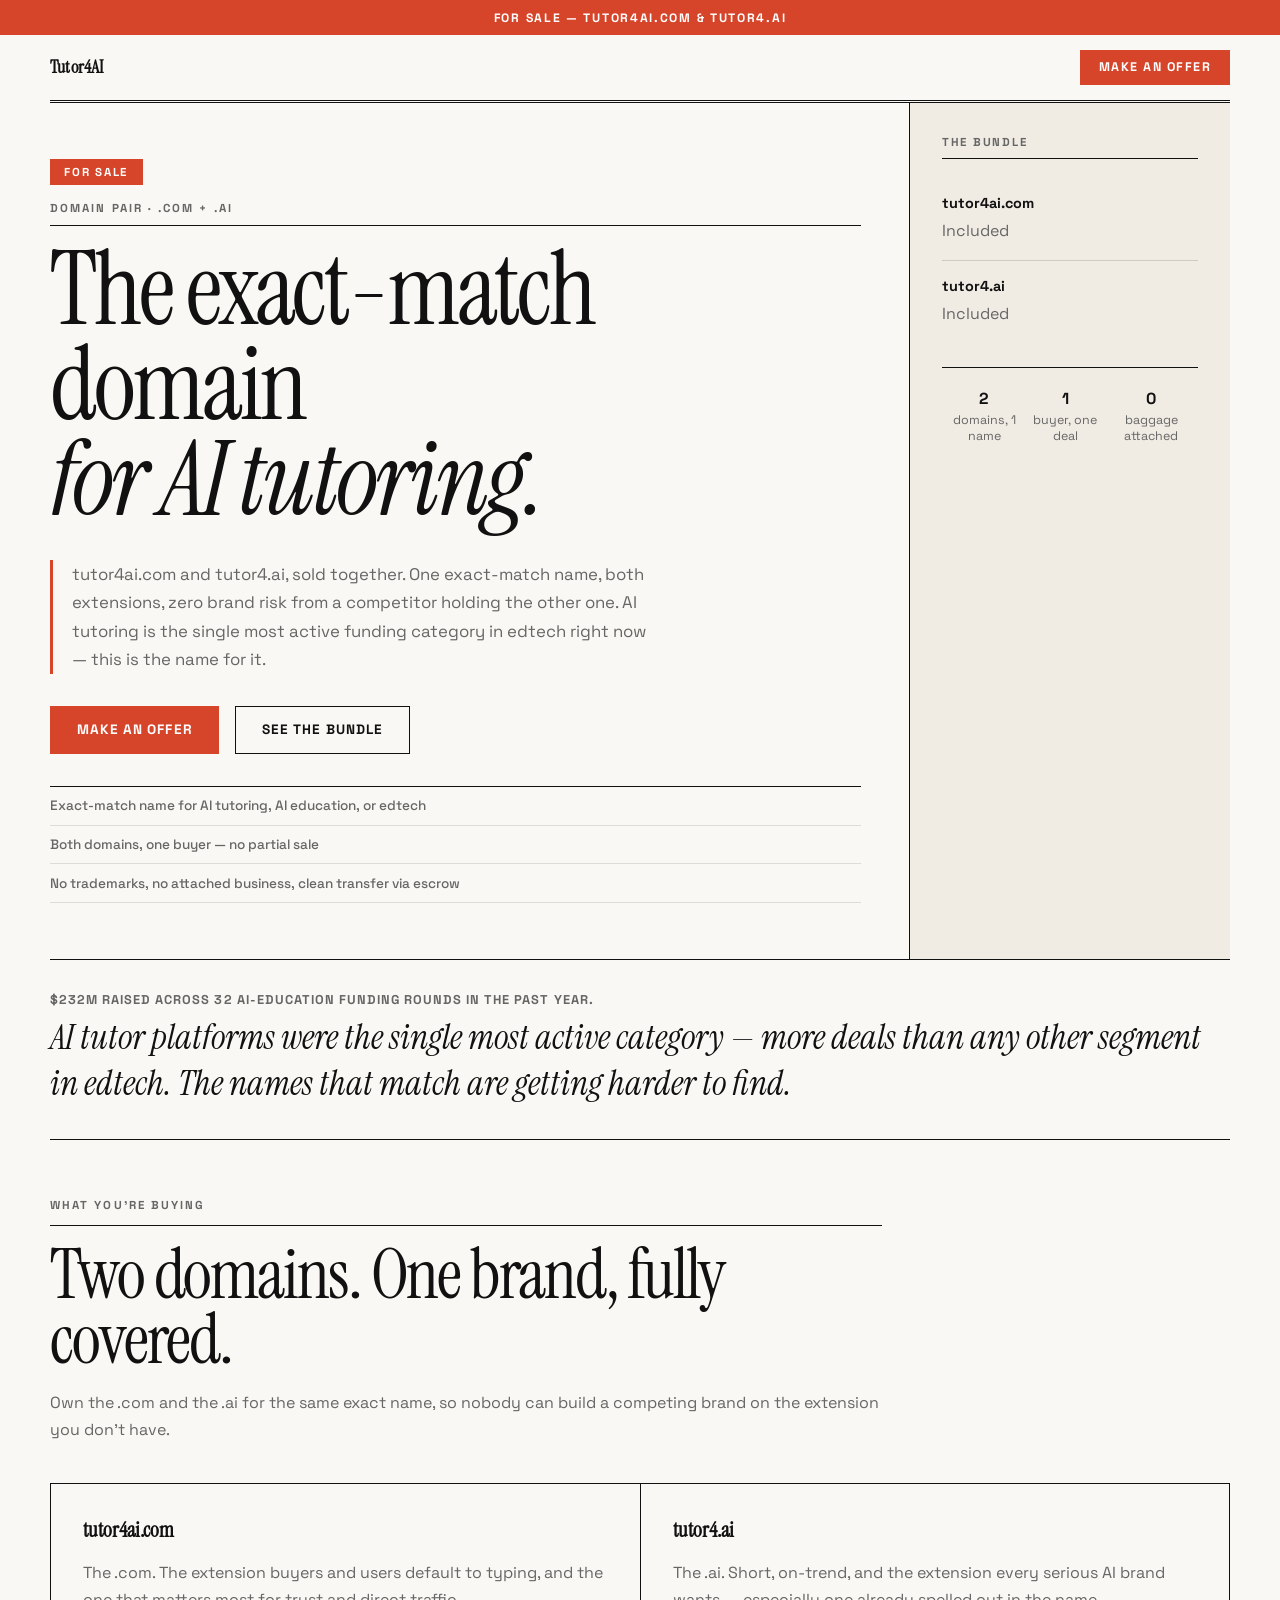
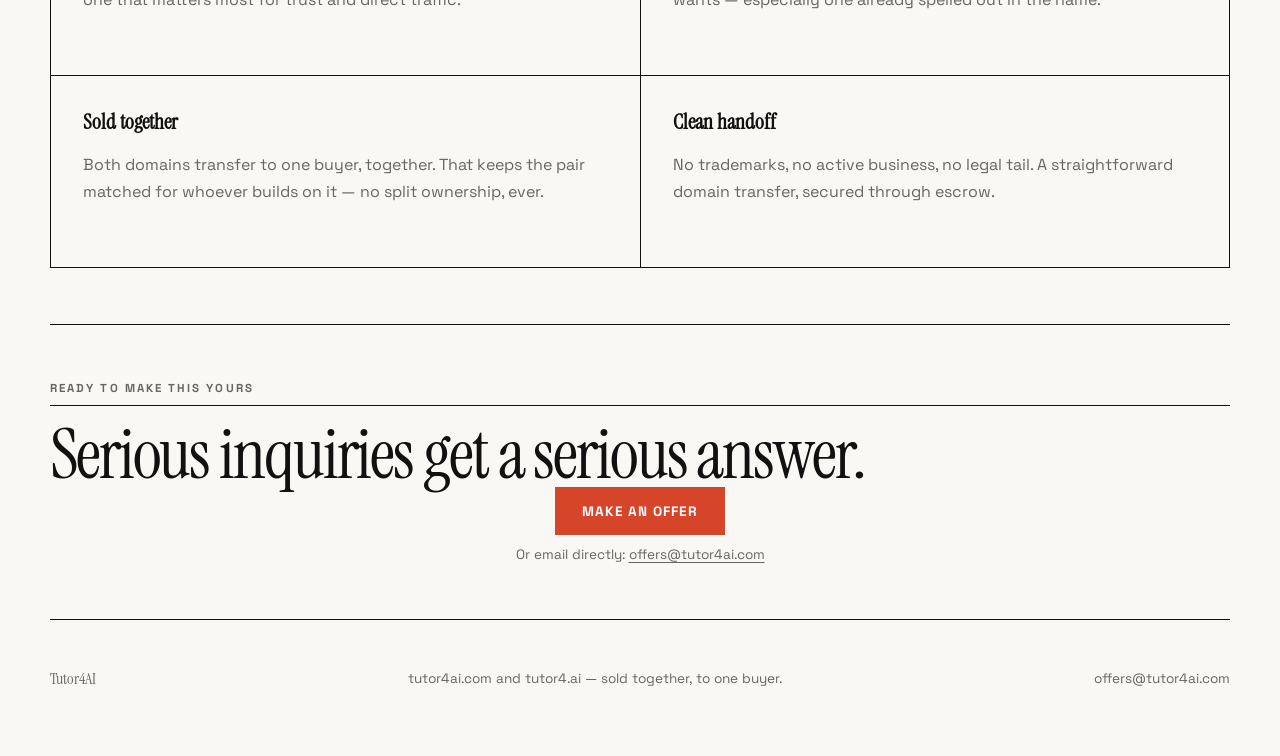
<file: index.html>
<!DOCTYPE html>
<html lang="en">
<head>
<meta charset="UTF-8" />
<meta name="viewport" content="width=device-width, initial-scale=1.0" />
<title>Tutor4AI.com &amp; Tutor4.ai — Own the Name AI Tutoring Is Searching For</title>
<meta
name="description"
content="tutor4ai.com and tutor4.ai, sold together. The exact-match name for an AI tutoring, AI education, or edtech brand — both extensions, one clean handoff."
/>
<link rel="preconnect" href="https://fonts.googleapis.com" />
<link rel="preconnect" href="https://fonts.gstatic.com" crossorigin />
<link
href="https://fonts.googleapis.com/css2?family=Space+Grotesk:wght@400;500;700&family=Instrument+Serif:ital@0;1&display=swap"
rel="stylesheet"
/>
<link rel="stylesheet" href="styles.css" />
</head>
<body>
<div class="sale-banner">For Sale — tutor4ai.com &amp; tutor4.ai</div>
<div class="page-shell">
<header class="site-header">
<a class="brand" href="#top" aria-label="Tutor4AI home">
<span class="brand-mark">T4</span>
<span class="brand-text">Tutor4AI</span>
</a>
<nav class="site-nav" id="site-nav">
<a class="nav-cta" href="#offer">Make an Offer</a>
</nav>
</header>
<main id="top">
<section class="hero">
<div class="hero-copy">
<span class="sale-badge">For Sale</span>
<p class="eyebrow">Domain pair · .com + .ai</p>
<h1>
The exact-match domain
<span>for AI tutoring.</span>
</h1>
<p class="hero-text">
tutor4ai.com and tutor4.ai, sold together. One exact-match name, both
extensions, zero brand risk from a competitor holding the other one.
AI tutoring is the single most active funding category in edtech right
now — this is the name for it.
</p>
<div class="hero-actions">
<a class="button button-primary" href="#offer">Make an Offer</a>
<a class="button button-secondary" href="#bundle">See the Bundle</a>
</div>
<ul class="hero-points">
<li>Exact-match name for AI tutoring, AI education, or edtech</li>
<li>Both domains, one buyer — no partial sale</li>
<li>No trademarks, no attached business, clean transfer via escrow</li>
</ul>
</div>
<div class="hero-card">
<p class="card-label">The bundle</p>
<div class="signal-list">
<div class="signal-item">
<span class="signal-title">tutor4ai.com</span>
<span class="signal-copy">Included</span>
</div>
<div class="signal-item">
<span class="signal-title">tutor4.ai</span>
<span class="signal-copy">Included</span>
</div>
</div>
<div class="hero-metric-row">
<div>
<strong>2</strong>
<span>domains, 1 name</span>
</div>
<div>
<strong>1</strong>
<span>buyer, one deal</span>
</div>
<div>
<strong>0</strong>
<span>baggage attached</span>
</div>
</div>
</div>
</section>
<section class="value-strip" aria-label="Why now">
<p>$232M raised across 32 AI-education funding rounds in the past year.</p>
<p>AI tutor platforms were the single most active category — more deals than any other segment in edtech. The names that match are getting harder to find.</p>
</section>
<section class="section" id="bundle">
<div class="section-heading">
<p class="eyebrow">What you're buying</p>
<h2>Two domains. One brand, fully covered.</h2>
<p>
Own the .com and the .ai for the same exact name, so nobody can build a
competing brand on the extension you don't have.
</p>
</div>
<div class="card-grid">
<article class="feature-card accent-coral">
<h3>tutor4ai.com</h3>
<p>
The .com. The extension buyers and users default to typing, and the one
that matters most for trust and direct traffic.
</p>
</article>
<article class="feature-card accent-sky">
<h3>tutor4.ai</h3>
<p>
The .ai. Short, on-trend, and the extension every serious AI brand
wants — especially one already spelled out in the name.
</p>
</article>
<article class="feature-card accent-gold">
<h3>Sold together</h3>
<p>
Both domains transfer to one buyer, together. That keeps the pair
matched for whoever builds on it — no split ownership, ever.
</p>
</article>
<article class="feature-card accent-mint">
<h3>Clean handoff</h3>
<p>
No trademarks, no active business, no legal tail. A straightforward
domain transfer, secured through escrow.
</p>
</article>
</div>
</section>
<section class="cta-band" id="offer">
<div>
<p class="eyebrow">Ready to make this yours</p>
<h2>Serious inquiries get a serious answer.</h2>
</div>
<div class="offer-cta">
<a class="button button-primary" href="mailto:offers@tutor4ai.com?subject=Offer%20on%20tutor4ai.com%20%2B%20tutor4.ai">
Make an Offer
</a>
<p class="offer-email">Or email directly: <a href="mailto:offers@tutor4ai.com">offers@tutor4ai.com</a></p>
</div>
</section>
</main>
<footer class="site-footer">
<div>
<span class="brand-mark">T4</span>
<p>Tutor4AI</p>
</div>
<p>tutor4ai.com and tutor4.ai — sold together, to one buyer.</p>
<a href="mailto:offers@tutor4ai.com">offers@tutor4ai.com</a>
</footer>
</div>
<script src="script.js"></script>
</body>
</html>
</file>
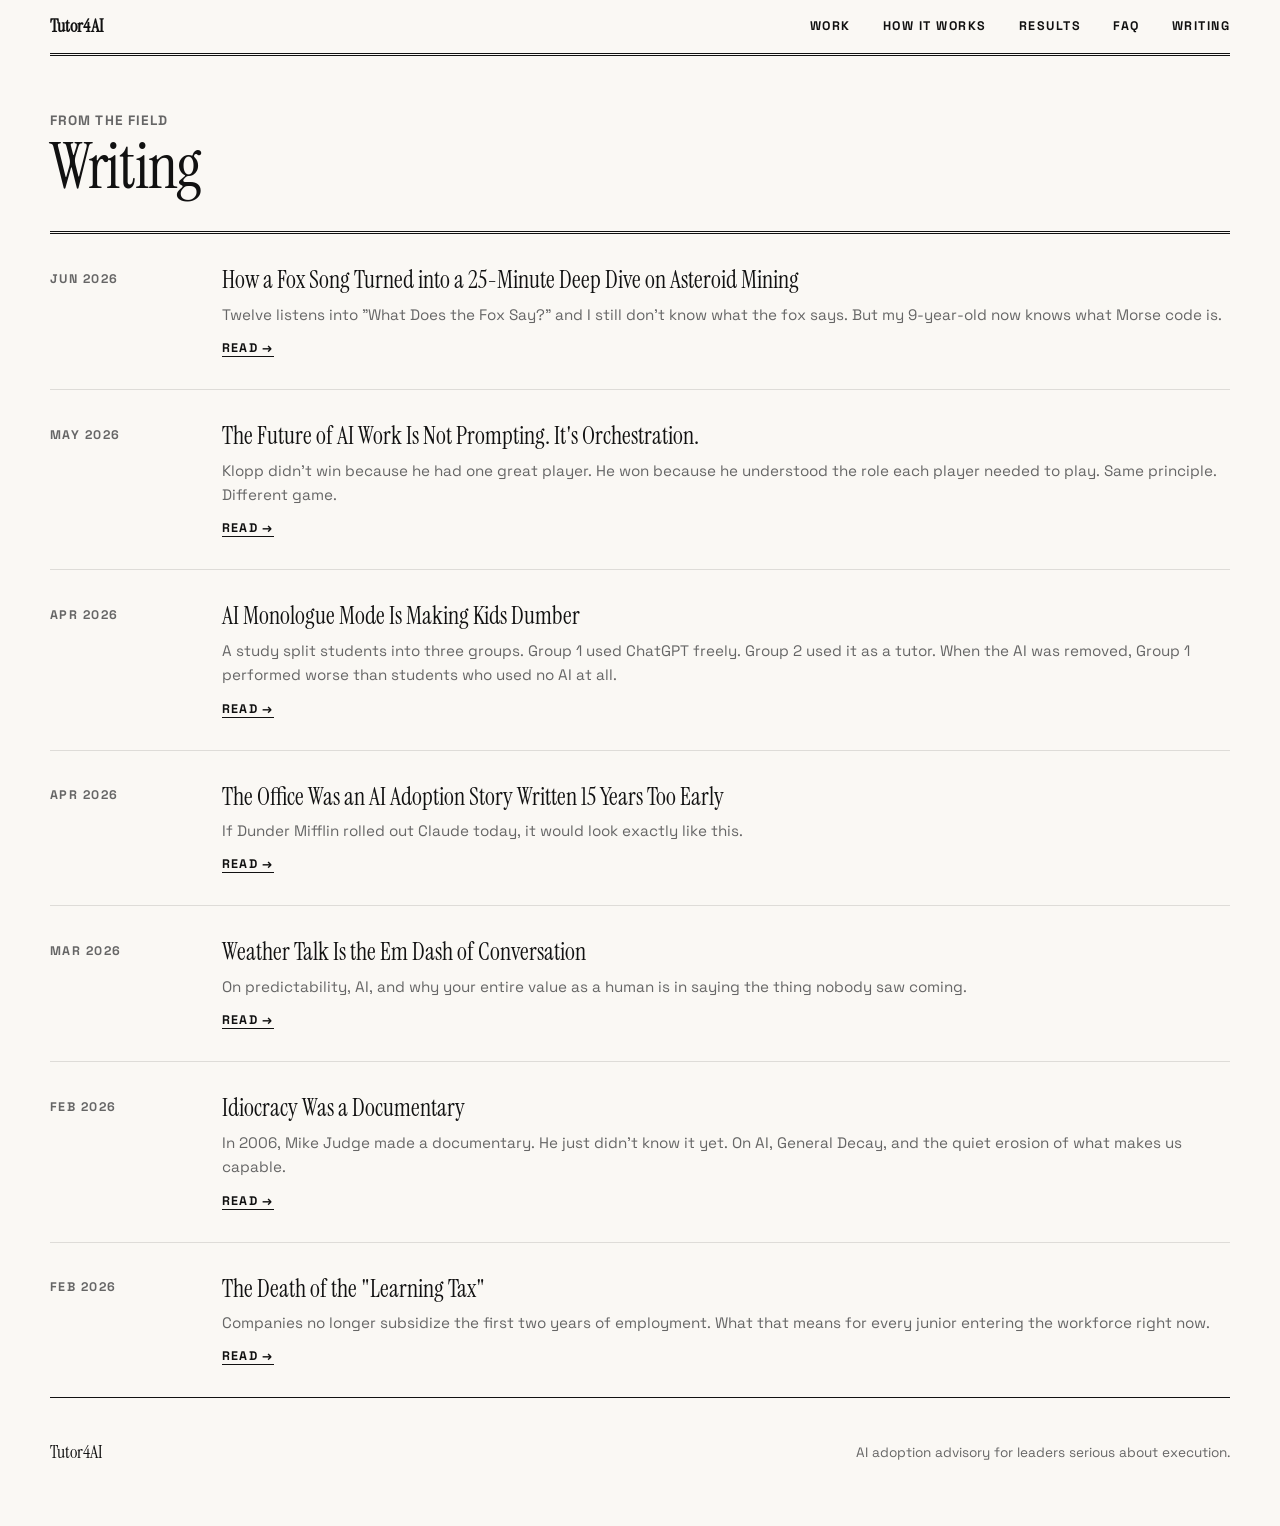
<file: writing/index.html>
<!DOCTYPE html>
<html lang="en">
<head>
<meta charset="UTF-8" />
<meta name="viewport" content="width=device-width, initial-scale=1.0" />
<title>Writing — Tutor4AI</title>
<meta name="description" content="Tutor4AI writes about AI adoption, organizational change, and the gap between intention and execution." />
<link rel="preconnect" href="https://fonts.googleapis.com" />
<link rel="preconnect" href="https://fonts.gstatic.com" crossorigin />
<link href="https://fonts.googleapis.com/css2?family=Space+Grotesk:wght@400;500;700&family=Instrument+Serif:ital@0;1&display=swap" rel="stylesheet" />
<link rel="stylesheet" href="../styles.css" />
<style>
  .writing-header {
    padding: 3rem 0 2rem;
    border-bottom: 3px double var(--line);
    margin-bottom: 0;
  }
  .writing-header p {
    margin: 0.5rem 0 0;
    color: var(--muted);
    font-size: 0.85rem;
    letter-spacing: 0.08em;
    text-transform: uppercase;
    font-weight: 700;
  }
  .writing-header h1 {
    margin: 0.4rem 0 0;
    font-family: "Instrument Serif", serif;
    font-size: clamp(2.5rem, 6vw, 4rem);
    font-weight: 400;
    line-height: 1;
    letter-spacing: -0.02em;
    color: var(--text);
  }
  .post-list {
    display: grid;
    gap: 0;
    border-bottom: 1.5px solid var(--line);
  }
  .post-item {
    display: grid;
    grid-template-columns: 140px 1fr;
    gap: 2rem;
    padding: 2rem 0;
    border-bottom: 1px solid rgba(17,17,17,0.12);
    text-decoration: none;
    color: var(--text);
    transition: background 120ms ease;
  }
  .post-item:last-child { border-bottom: none; }
  .post-item:hover { background: var(--surface); margin: 0 -1rem; padding-left: 1rem; padding-right: 1rem; }
  .post-date {
    color: var(--muted);
    font-size: 0.78rem;
    font-weight: 700;
    letter-spacing: 0.12em;
    text-transform: uppercase;
    padding-top: 0.3rem;
  }
  .post-copy h2 {
    margin: 0 0 0.5rem;
    font-family: "Instrument Serif", serif;
    font-size: 1.5rem;
    font-weight: 400;
    line-height: 1.2;
    color: var(--text);
  }
  .post-copy p {
    margin: 0;
    color: var(--muted);
    font-size: 0.95rem;
    line-height: 1.6;
  }
  .post-read {
    display: inline-block;
    margin-top: 0.8rem;
    font-size: 0.78rem;
    font-weight: 700;
    letter-spacing: 0.1em;
    text-transform: uppercase;
    color: var(--text);
    border-bottom: 1.5px solid var(--text);
  }
  @media (max-width: 640px) {
    .post-item { grid-template-columns: 1fr; gap: 0.5rem; }
  }
</style>
</head>
<body>
<div class="page-shell">
  <header class="site-header">
    <a class="brand" href="/" aria-label="Tutor4AI home">
      <span class="brand-text">Tutor4AI</span>
    </a>
    <button class="menu-toggle" type="button" aria-expanded="false" aria-controls="site-nav">Menu</button>
    <nav class="site-nav" id="site-nav">
      <a href="/#offer">Work</a>
      <a href="/#process">How It Works</a>
      <a href="/#results">Results</a>
      <a href="/#faq">FAQ</a>
      <a href="/writing/">Writing</a>
    </nav>
  </header>

  <main>
    <div class="writing-header">
      <p>From the field</p>
      <h1>Writing</h1>
    </div>

    <div class="post-list">
      <a class="post-item" href="/writing/what-does-the-fox-say.html">
        <span class="post-date">Jun 2026</span>
        <div class="post-copy">
          <h2>How a Fox Song Turned into a 25-Minute Deep Dive on Asteroid Mining</h2>
          <p>Twelve listens into "What Does the Fox Say?" and I still don't know what the fox says. But my 9-year-old now knows what Morse code is.</p>
          <span class="post-read">Read →</span>
        </div>
      </a>
      <a class="post-item" href="/writing/klopp-and-ai-orchestration.html">
        <span class="post-date">May 2026</span>
        <div class="post-copy">
          <h2>The Future of AI Work Is Not Prompting. It's Orchestration.</h2>
          <p>Klopp didn't win because he had one great player. He won because he understood the role each player needed to play. Same principle. Different game.</p>
          <span class="post-read">Read →</span>
        </div>
      </a>
      <a class="post-item" href="/writing/monologue-vs-dialogue.html">
        <span class="post-date">Apr 2026</span>
        <div class="post-copy">
          <h2>AI Monologue Mode Is Making Kids Dumber</h2>
          <p>A study split students into three groups. Group 1 used ChatGPT freely. Group 2 used it as a tutor. When the AI was removed, Group 1 performed worse than students who used no AI at all.</p>
          <span class="post-read">Read →</span>
        </div>
      </a>
      <a class="post-item" href="/writing/the-office-ai-story.html">
        <span class="post-date">Apr 2026</span>
        <div class="post-copy">
          <h2>The Office Was an AI Adoption Story Written 15 Years Too Early</h2>
          <p>If Dunder Mifflin rolled out Claude today, it would look exactly like this.</p>
          <span class="post-read">Read →</span>
        </div>
      </a>
      <a class="post-item" href="/writing/weather-talk.html">
        <span class="post-date">Mar 2026</span>
        <div class="post-copy">
          <h2>Weather Talk Is the Em Dash of Conversation</h2>
          <p>On predictability, AI, and why your entire value as a human is in saying the thing nobody saw coming.</p>
          <span class="post-read">Read →</span>
        </div>
      </a>
      <a class="post-item" href="/writing/idiocracy-was-a-documentary.html">
        <span class="post-date">Feb 2026</span>
        <div class="post-copy">
          <h2>Idiocracy Was a Documentary</h2>
          <p>In 2006, Mike Judge made a documentary. He just didn't know it yet. On AI, General Decay, and the quiet erosion of what makes us capable.</p>
          <span class="post-read">Read →</span>
        </div>
      </a>
      <a class="post-item" href="/writing/the-death-of-the-learning-tax.html">
        <span class="post-date">Feb 2026</span>
        <div class="post-copy">
          <h2>The Death of the "Learning Tax"</h2>
          <p>Companies no longer subsidize the first two years of employment. What that means for every junior entering the workforce right now.</p>
          <span class="post-read">Read →</span>
        </div>
      </a>
    </div>
  </main>

  <footer class="site-footer">
    <div>
      <span class="brand-text">Tutor4AI</span>
    </div>
    <p>AI adoption advisory for leaders serious about execution.</p>
  </footer>
</div>
<script src="../script.js"></script>
</body>
</html>
</file>
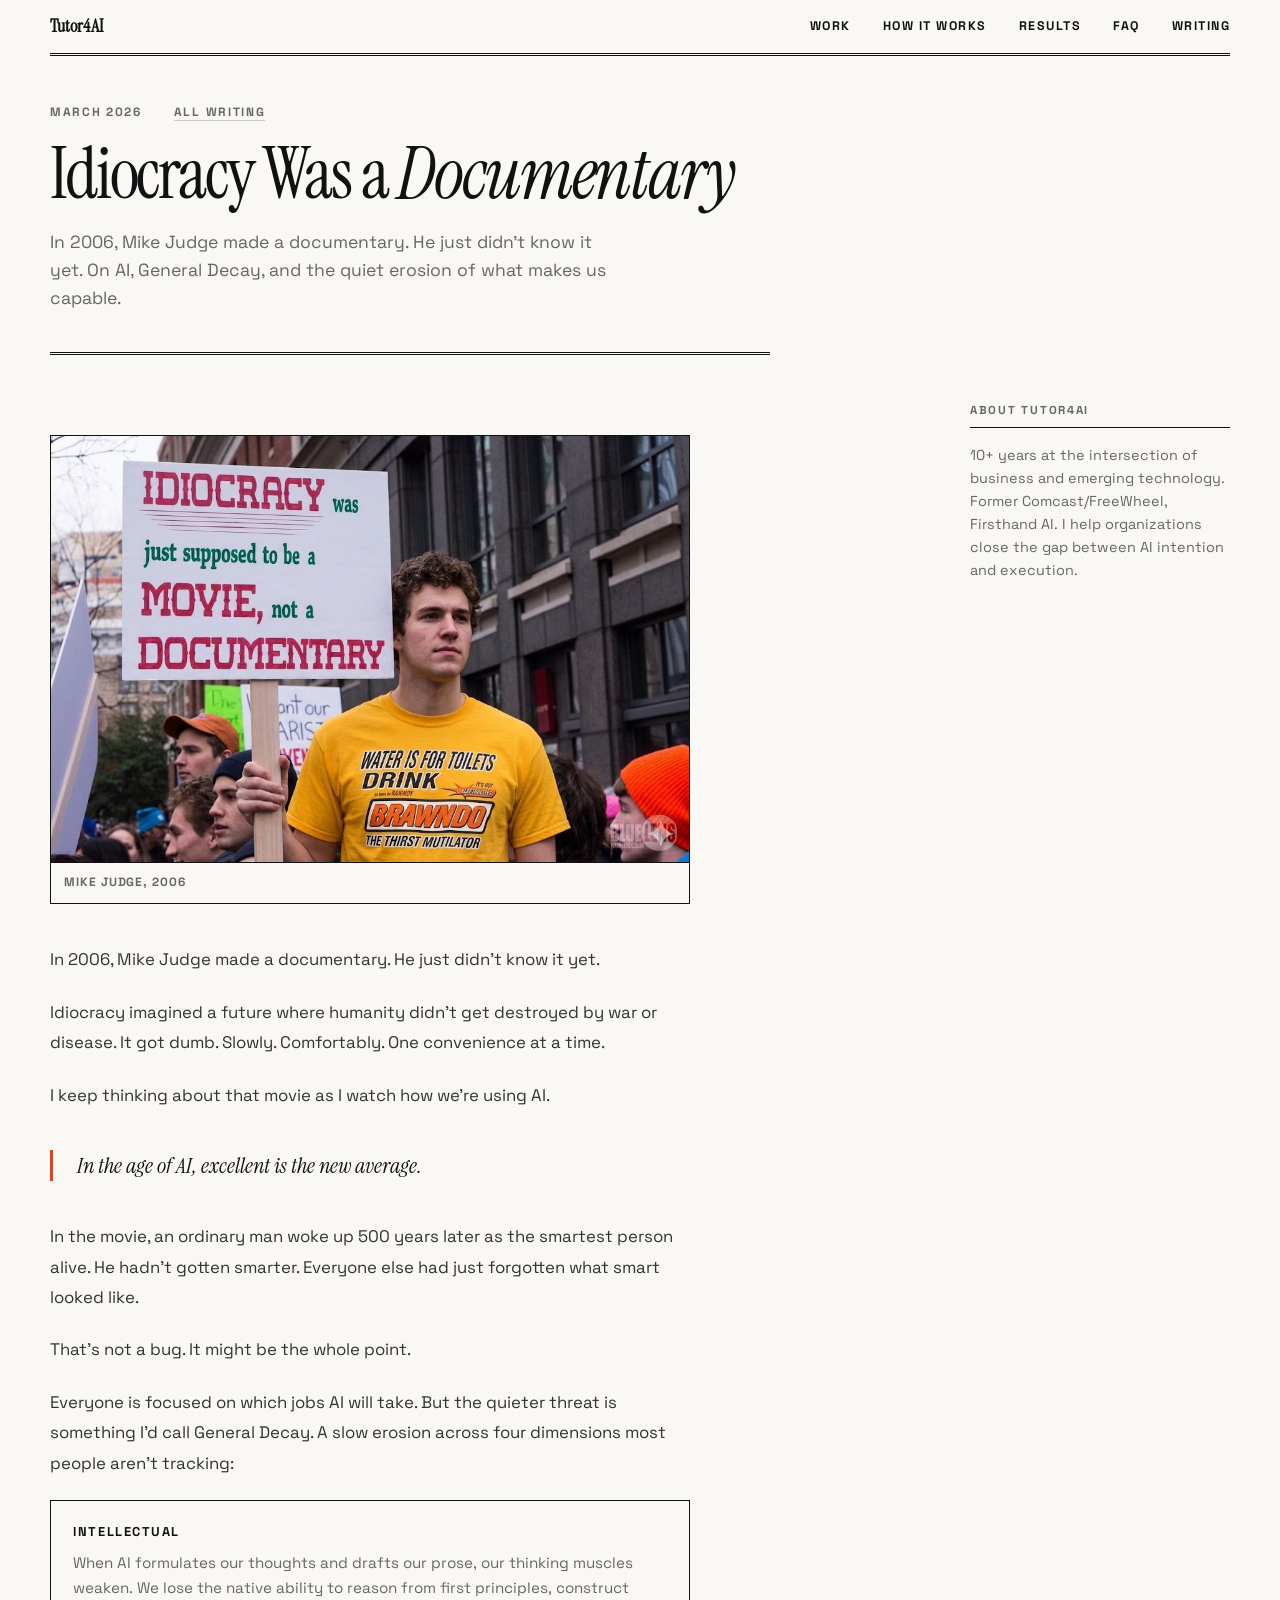
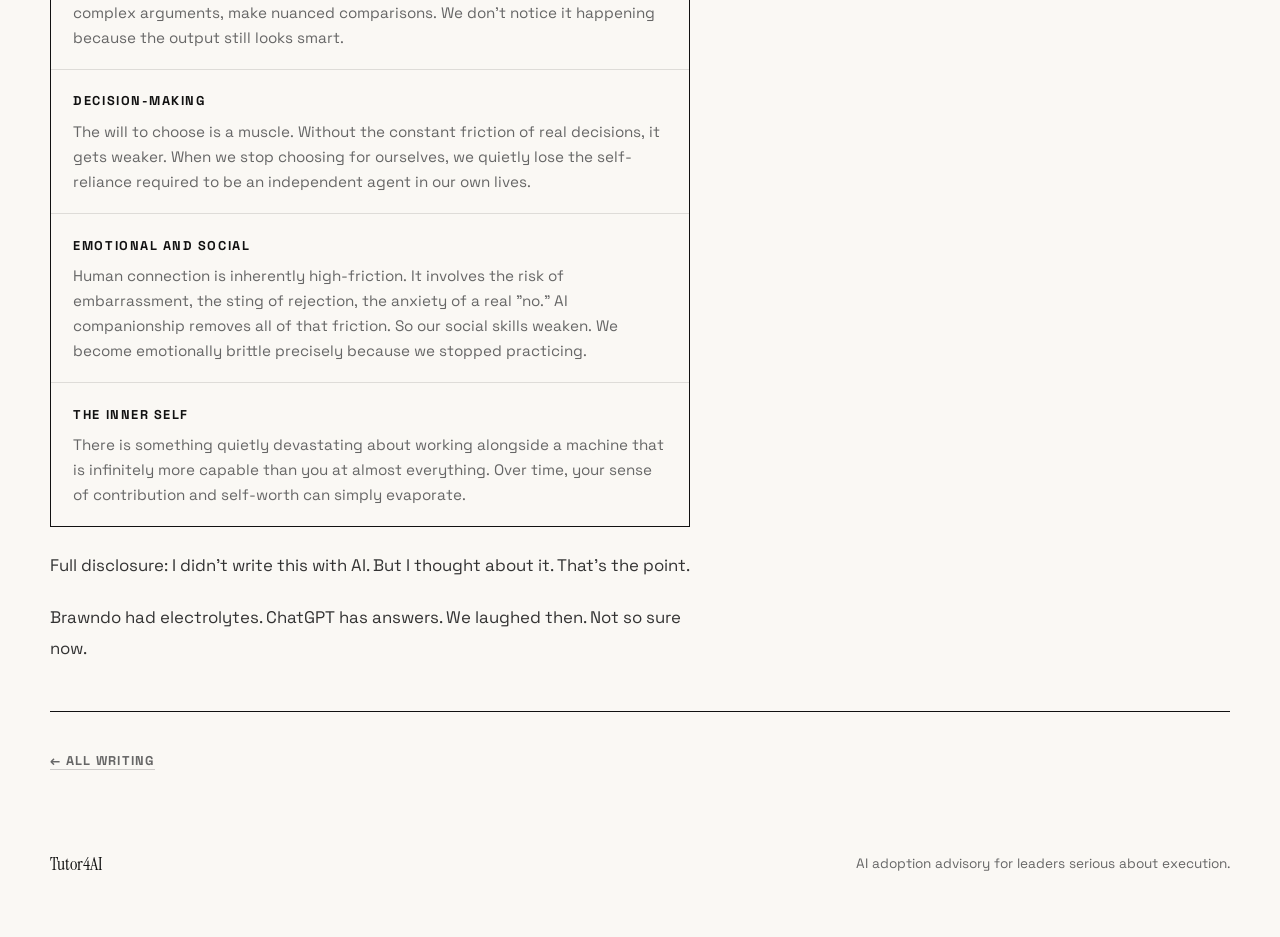
<file: writing/idiocracy-was-a-documentary.html>
<!DOCTYPE html>
<html lang="en">
<head>
<meta charset="UTF-8" />
<meta name="viewport" content="width=device-width, initial-scale=1.0" />
<title>Idiocracy Was a Documentary — Tutor4AI</title>
<meta name="description" content="In 2006, Mike Judge made a documentary. He just didn't know it yet. On AI, General Decay, and the quiet erosion of what makes us human." />
<link rel="preconnect" href="https://fonts.googleapis.com" />
<link rel="preconnect" href="https://fonts.gstatic.com" crossorigin />
<link href="https://fonts.googleapis.com/css2?family=Space+Grotesk:wght@400;500;700&family=Instrument+Serif:ital@0;1&display=swap" rel="stylesheet" />
<link rel="stylesheet" href="../styles.css" />
<style>
  .post-header {
    padding: 3rem 0 2.5rem;
    border-bottom: 3px double var(--line);
    max-width: 720px;
  }
  .post-meta {
    display: flex;
    gap: 2rem;
    margin-bottom: 1.2rem;
    font-size: 0.75rem;
    font-weight: 700;
    letter-spacing: 0.14em;
    text-transform: uppercase;
    color: var(--muted);
  }
  .post-meta a { color: var(--muted); border-bottom: 1px solid rgba(100,100,100,0.3); }
  .post-header h1 {
    margin: 0;
    font-family: "Instrument Serif", serif;
    font-size: clamp(2.6rem, 7vw, 4.5rem);
    font-weight: 400;
    line-height: 0.95;
    letter-spacing: -0.03em;
    color: var(--text);
  }
  .post-header h1 em { font-style: italic; }
  .post-deck {
    margin: 1.2rem 0 0;
    font-size: 1.1rem;
    color: var(--muted);
    line-height: 1.6;
    max-width: 560px;
  }
  .post-layout {
    display: grid;
    grid-template-columns: 1fr 260px;
    gap: 5rem;
    padding: 3rem 0;
    align-items: start;
  }
  .post-body {
    font-size: 1.05rem;
    line-height: 1.8;
    color: var(--text);
    max-width: 640px;
  }
  .post-body p {
    margin: 0 0 1.4rem;
    color: #333;
  }
  .post-body p:last-child { margin-bottom: 0; }
  .post-image {
    margin: 2rem 0 2.5rem;
    border: 1.5px solid var(--line);
  }
  .post-image img {
    display: block;
    width: 100%;
    height: auto;
  }
  .post-image figcaption {
    padding: 0.6rem 0.8rem;
    font-size: 0.75rem;
    color: var(--muted);
    font-weight: 700;
    letter-spacing: 0.08em;
    text-transform: uppercase;
    border-top: 1px solid var(--line);
  }
  .post-body .pullquote {
    margin: 2.5rem 0;
    padding: 0 0 0 1.5rem;
    border-left: 3px solid var(--accent);
    font-family: "Instrument Serif", serif;
    font-size: 1.4rem;
    font-style: italic;
    line-height: 1.4;
    color: var(--text);
  }
  .decay-list {
    margin: 0 0 1.4rem;
    padding: 0;
    list-style: none;
    display: grid;
    gap: 0;
    border: 1.5px solid var(--line);
  }
  .decay-item {
    padding: 1.2rem 1.4rem;
    border-bottom: 1px solid rgba(17,17,17,0.12);
  }
  .decay-item:last-child { border-bottom: none; }
  .decay-label {
    display: block;
    font-weight: 700;
    font-size: 0.8rem;
    letter-spacing: 0.12em;
    text-transform: uppercase;
    color: var(--text);
    margin-bottom: 0.4rem;
  }
  .decay-item p {
    margin: 0;
    color: var(--muted);
    font-size: 0.95rem;
    line-height: 1.65;
  }
  .post-sidebar {
    position: sticky;
    top: 5rem;
  }
  .sidebar-label {
    font-size: 0.72rem;
    font-weight: 700;
    letter-spacing: 0.15em;
    text-transform: uppercase;
    color: var(--muted);
    border-bottom: 1px solid var(--line);
    padding-bottom: 0.6rem;
    margin-bottom: 1rem;
  }
  .sidebar-author {
    font-size: 0.9rem;
    color: var(--muted);
    line-height: 1.6;
    margin-bottom: 1.5rem;
  }
  .sidebar-author strong {
    display: block;
    color: var(--text);
    font-size: 1rem;
    margin-bottom: 0.2rem;
  }
  .sidebar-cta {
    display: inline-block;
    padding: 0.7rem 1.2rem;
    background: var(--text);
    color: var(--bg);
    font-size: 0.78rem;
    font-weight: 700;
    letter-spacing: 0.1em;
    text-transform: uppercase;
    text-decoration: none;
  }
  .post-footer {
    padding: 2.5rem 0;
    border-top: 1.5px solid var(--line);
    display: flex;
    align-items: center;
    justify-content: space-between;
    gap: 1rem;
  }
  .back-link {
    font-size: 0.8rem;
    font-weight: 700;
    letter-spacing: 0.1em;
    text-transform: uppercase;
    color: var(--muted);
    border-bottom: 1px solid rgba(100,100,100,0.3);
  }
  @media (max-width: 860px) {
    .post-layout { grid-template-columns: 1fr; gap: 3rem; }
    .post-sidebar { position: static; }
  }
</style>
</head>
<body>
<div class="page-shell">
  <header class="site-header">
    <a class="brand" href="/" aria-label="Tutor4AI home">
      <span class="brand-text">Tutor4AI</span>
    </a>
    <button class="menu-toggle" type="button" aria-expanded="false" aria-controls="site-nav">Menu</button>
    <nav class="site-nav" id="site-nav">
      <a href="/#offer">Work</a>
      <a href="/#process">How It Works</a>
      <a href="/#results">Results</a>
      <a href="/#faq">FAQ</a>
      <a href="/writing/">Writing</a>
    </nav>
  </header>

  <main>
    <div class="post-header">
      <div class="post-meta">
        <span>March 2026</span>
        <a href="/writing/">All Writing</a>
      </div>
      <h1>Idiocracy Was a <em>Documentary</em></h1>
      <p class="post-deck">In 2006, Mike Judge made a documentary. He just didn't know it yet. On AI, General Decay, and the quiet erosion of what makes us capable.</p>
    </div>

    <div class="post-layout">
      <article class="post-body">

        <figure class="post-image">
          <img src="idiocracy.jpeg" alt="Idiocracy — the 2006 film by Mike Judge" />
          <figcaption>Mike Judge, 2006</figcaption>
        </figure>

        <p>In 2006, Mike Judge made a documentary. He just didn't know it yet.</p>

        <p>Idiocracy imagined a future where humanity didn't get destroyed by war or disease. It got dumb. Slowly. Comfortably. One convenience at a time.</p>

        <p>I keep thinking about that movie as I watch how we're using AI.</p>

        <p class="pullquote">In the age of AI, excellent is the new average.</p>

        <p>In the movie, an ordinary man woke up 500 years later as the smartest person alive. He hadn't gotten smarter. Everyone else had just forgotten what smart looked like.</p>

        <p>That's not a bug. It might be the whole point.</p>

        <p>Everyone is focused on which jobs AI will take. But the quieter threat is something I'd call General Decay. A slow erosion across four dimensions most people aren't tracking:</p>

        <ul class="decay-list">
          <li class="decay-item">
            <span class="decay-label">Intellectual</span>
            <p>When AI formulates our thoughts and drafts our prose, our thinking muscles weaken. We lose the native ability to reason from first principles, construct complex arguments, make nuanced comparisons. We don't notice it happening because the output still looks smart.</p>
          </li>
          <li class="decay-item">
            <span class="decay-label">Decision-Making</span>
            <p>The will to choose is a muscle. Without the constant friction of real decisions, it gets weaker. When we stop choosing for ourselves, we quietly lose the self-reliance required to be an independent agent in our own lives.</p>
          </li>
          <li class="decay-item">
            <span class="decay-label">Emotional and Social</span>
            <p>Human connection is inherently high-friction. It involves the risk of embarrassment, the sting of rejection, the anxiety of a real "no." AI companionship removes all of that friction. So our social skills weaken. We become emotionally brittle precisely because we stopped practicing.</p>
          </li>
          <li class="decay-item">
            <span class="decay-label">The Inner Self</span>
            <p>There is something quietly devastating about working alongside a machine that is infinitely more capable than you at almost everything. Over time, your sense of contribution and self-worth can simply evaporate.</p>
          </li>
        </ul>

        <p>Full disclosure: I didn't write this with AI. But I thought about it. That's the point.</p>

        <p>Brawndo had electrolytes. ChatGPT has answers. We laughed then. Not so sure now.</p>

      </article>

      <aside class="post-sidebar">
        <div class="sidebar-label">About Tutor4AI</div>
        <div class="sidebar-author">
          10+ years at the intersection of business and emerging technology. Former Comcast/FreeWheel, Firsthand AI. I help organizations close the gap between AI intention and execution.
        </div>
      </aside>
    </div>

    <div class="post-footer">
      <a class="back-link" href="/writing/">← All Writing</a>
    </div>
  </main>

  <footer class="site-footer">
    <div>
      <span class="brand-text">Tutor4AI</span>
    </div>
    <p>AI adoption advisory for leaders serious about execution.</p>
  </footer>
</div>
<script src="../script.js"></script>
</body>
</html>
</file>
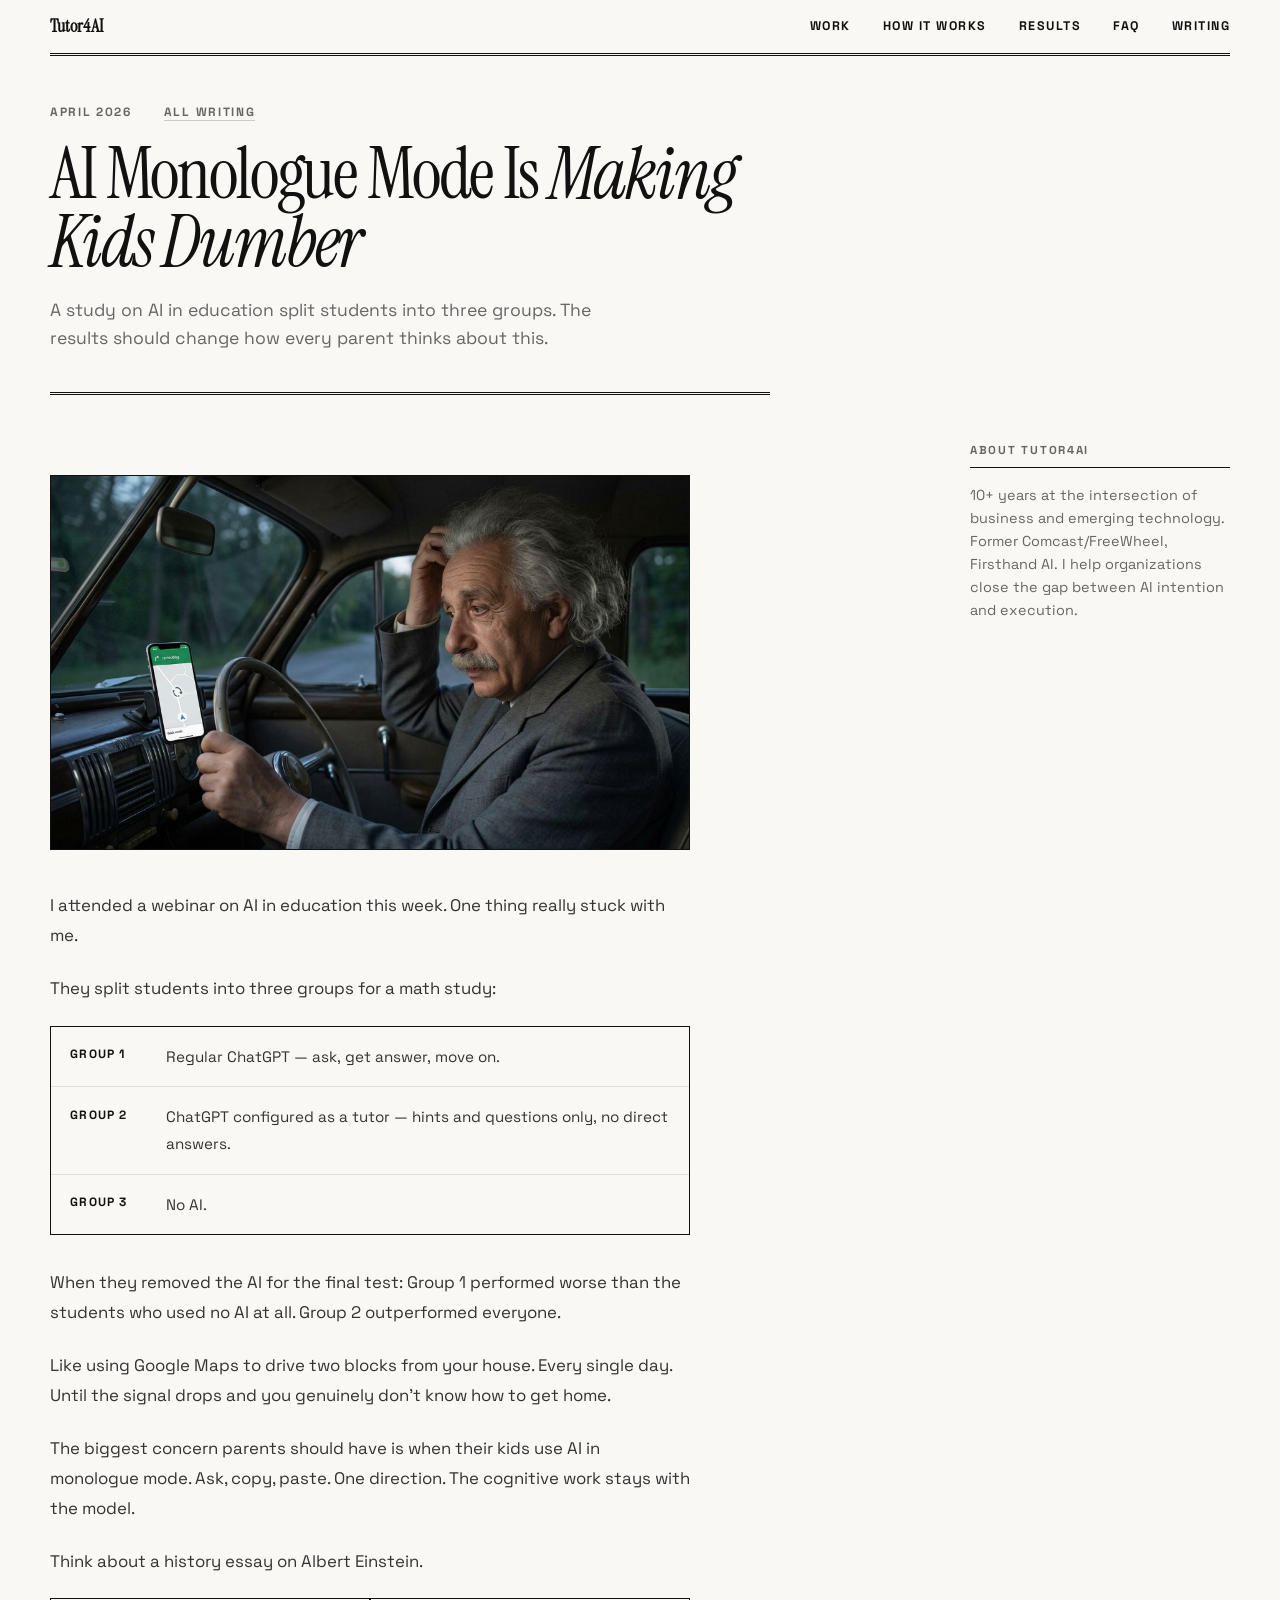
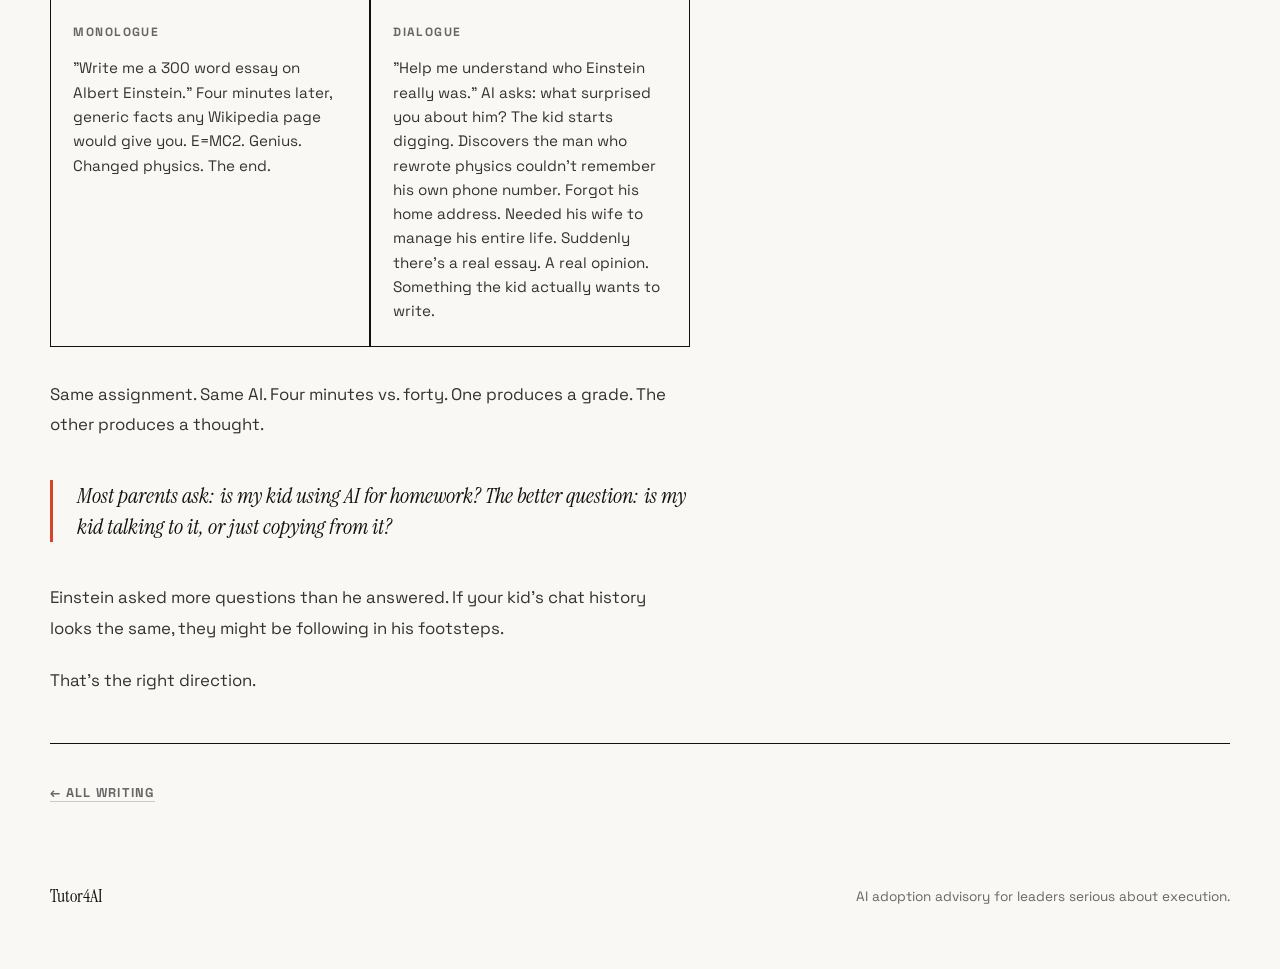
<file: writing/monologue-vs-dialogue.html>
<!DOCTYPE html>
<html lang="en">
<head>
<meta charset="UTF-8" />
<meta name="viewport" content="width=device-width, initial-scale=1.0" />
<title>AI Monologue Mode Is Making Kids Dumber — Tutor4AI</title>
<meta name="description" content="Group 1 used ChatGPT freely. Group 2 used it as a tutor. Group 3 used no AI. When the AI was removed, Group 1 performed worse than Group 3. On how your kid talks to AI." />
<link rel="preconnect" href="https://fonts.googleapis.com" />
<link rel="preconnect" href="https://fonts.gstatic.com" crossorigin />
<link href="https://fonts.googleapis.com/css2?family=Space+Grotesk:wght@400;500;700&family=Instrument+Serif:ital@0;1&display=swap" rel="stylesheet" />
<link rel="stylesheet" href="../styles.css" />
<style>
  .post-header {
    padding: 3rem 0 2.5rem;
    border-bottom: 3px double var(--line);
    max-width: 720px;
  }
  .post-meta {
    display: flex;
    gap: 2rem;
    margin-bottom: 1.2rem;
    font-size: 0.75rem;
    font-weight: 700;
    letter-spacing: 0.14em;
    text-transform: uppercase;
    color: var(--muted);
  }
  .post-meta a { color: var(--muted); border-bottom: 1px solid rgba(100,100,100,0.3); }
  .post-header h1 {
    margin: 0;
    font-family: "Instrument Serif", serif;
    font-size: clamp(2.6rem, 7vw, 4.5rem);
    font-weight: 400;
    line-height: 0.95;
    letter-spacing: -0.03em;
    color: var(--text);
  }
  .post-header h1 em { font-style: italic; }
  .post-deck {
    margin: 1.2rem 0 0;
    font-size: 1.1rem;
    color: var(--muted);
    line-height: 1.6;
    max-width: 560px;
  }
  .post-layout {
    display: grid;
    grid-template-columns: 1fr 260px;
    gap: 5rem;
    padding: 3rem 0;
    align-items: start;
  }
  .post-body {
    font-size: 1.05rem;
    line-height: 1.8;
    color: var(--text);
    max-width: 640px;
  }
  .post-body p { margin: 0 0 1.4rem; color: #333; }
  .post-body p:last-child { margin-bottom: 0; }
  .post-image {
    margin: 2rem 0 2.5rem;
    border: 1.5px solid var(--line);
  }
  .post-image img {
    display: block;
    width: 100%;
    max-height: 400px;
    object-fit: cover;
    object-position: center;
  }
  .post-image figcaption {
    padding: 0.6rem 0.8rem;
    font-size: 0.75rem;
    color: var(--muted);
    font-weight: 700;
    letter-spacing: 0.08em;
    text-transform: uppercase;
    border-top: 1px solid var(--line);
  }
  .study-results {
    margin: 0 0 2rem;
    padding: 0;
    list-style: none;
    border: 1.5px solid var(--line);
  }
  .study-results li {
    display: grid;
    grid-template-columns: 80px 1fr;
    gap: 1rem;
    padding: 1rem 1.2rem;
    border-bottom: 1px solid rgba(17,17,17,0.1);
    font-size: 0.95rem;
    color: #333;
    align-items: start;
  }
  .study-results li:last-child { border-bottom: none; }
  .group-label {
    font-weight: 700;
    font-size: 0.75rem;
    letter-spacing: 0.1em;
    text-transform: uppercase;
    color: var(--text);
    padding-top: 0.1rem;
  }
  .comparison {
    display: grid;
    grid-template-columns: 1fr 1fr;
    gap: 1.5px;
    margin: 0 0 2rem;
    background: var(--line);
    border: 1.5px solid var(--line);
  }
  .comparison-col {
    padding: 1.4rem;
    background: var(--bg);
  }
  .comparison-col h4 {
    margin: 0 0 0.8rem;
    font-size: 0.75rem;
    font-weight: 700;
    letter-spacing: 0.12em;
    text-transform: uppercase;
    color: var(--muted);
  }
  .comparison-col p {
    margin: 0;
    font-size: 0.95rem;
    color: #333;
    line-height: 1.6;
  }
  .post-body .pullquote {
    margin: 2.5rem 0;
    padding: 0 0 0 1.5rem;
    border-left: 3px solid var(--accent);
    font-family: "Instrument Serif", serif;
    font-size: 1.4rem;
    font-style: italic;
    line-height: 1.4;
    color: var(--text);
  }
  .post-sidebar { position: sticky; top: 5rem; }
  .sidebar-label {
    font-size: 0.72rem;
    font-weight: 700;
    letter-spacing: 0.15em;
    text-transform: uppercase;
    color: var(--muted);
    border-bottom: 1px solid var(--line);
    padding-bottom: 0.6rem;
    margin-bottom: 1rem;
  }
  .sidebar-author {
    font-size: 0.9rem;
    color: var(--muted);
    line-height: 1.6;
    margin-bottom: 1.5rem;
  }
  .sidebar-author strong {
    display: block;
    color: var(--text);
    font-size: 1rem;
    margin-bottom: 0.2rem;
  }
  .sidebar-cta {
    display: inline-block;
    padding: 0.7rem 1.2rem;
    background: var(--text);
    color: var(--bg);
    font-size: 0.78rem;
    font-weight: 700;
    letter-spacing: 0.1em;
    text-transform: uppercase;
    text-decoration: none;
  }
  .post-footer {
    padding: 2.5rem 0;
    border-top: 1.5px solid var(--line);
    display: flex;
    align-items: center;
    justify-content: space-between;
    gap: 1rem;
  }
  .back-link {
    font-size: 0.8rem;
    font-weight: 700;
    letter-spacing: 0.1em;
    text-transform: uppercase;
    color: var(--muted);
    border-bottom: 1px solid rgba(100,100,100,0.3);
  }
  @media (max-width: 860px) {
    .post-layout { grid-template-columns: 1fr; gap: 3rem; }
    .post-sidebar { position: static; }
    .comparison { grid-template-columns: 1fr; }
    .study-results li { grid-template-columns: 1fr; gap: 0.2rem; }
  }
</style>
</head>
<body>
<div class="page-shell">
  <header class="site-header">
    <a class="brand" href="/" aria-label="Tutor4AI home">
      <span class="brand-text">Tutor4AI</span>
    </a>
    <button class="menu-toggle" type="button" aria-expanded="false" aria-controls="site-nav">Menu</button>
    <nav class="site-nav" id="site-nav">
      <a href="/#offer">Work</a>
      <a href="/#process">How It Works</a>
      <a href="/#results">Results</a>
      <a href="/#faq">FAQ</a>
      <a href="/writing/">Writing</a>
    </nav>
  </header>

  <main>
    <div class="post-header">
      <div class="post-meta">
        <span>April 2026</span>
        <a href="/writing/">All Writing</a>
      </div>
      <h1>AI Monologue Mode Is <em>Making Kids Dumber</em></h1>
      <p class="post-deck">A study on AI in education split students into three groups. The results should change how every parent thinks about this.</p>
    </div>

    <div class="post-layout">
      <article class="post-body">

        <figure class="post-image">
          <img src="emc2.jpeg" alt="E=MC2" />
        </figure>

        <p>I attended a webinar on AI in education this week. One thing really stuck with me.</p>

        <p>They split students into three groups for a math study:</p>

        <ul class="study-results">
          <li>
            <span class="group-label">Group 1</span>
            <span>Regular ChatGPT — ask, get answer, move on.</span>
          </li>
          <li>
            <span class="group-label">Group 2</span>
            <span>ChatGPT configured as a tutor — hints and questions only, no direct answers.</span>
          </li>
          <li>
            <span class="group-label">Group 3</span>
            <span>No AI.</span>
          </li>
        </ul>

        <p>When they removed the AI for the final test: Group 1 performed worse than the students who used no AI at all. Group 2 outperformed everyone.</p>

        <p>Like using Google Maps to drive two blocks from your house. Every single day. Until the signal drops and you genuinely don't know how to get home.</p>

        <p>The biggest concern parents should have is when their kids use AI in monologue mode. Ask, copy, paste. One direction. The cognitive work stays with the model.</p>

        <p>Think about a history essay on Albert Einstein.</p>

        <div class="comparison">
          <div class="comparison-col">
            <h4>Monologue</h4>
            <p>"Write me a 300 word essay on Albert Einstein." Four minutes later, generic facts any Wikipedia page would give you. E=MC2. Genius. Changed physics. The end.</p>
          </div>
          <div class="comparison-col">
            <h4>Dialogue</h4>
            <p>"Help me understand who Einstein really was." AI asks: what surprised you about him? The kid starts digging. Discovers the man who rewrote physics couldn't remember his own phone number. Forgot his home address. Needed his wife to manage his entire life. Suddenly there's a real essay. A real opinion. Something the kid actually wants to write.</p>
          </div>
        </div>

        <p>Same assignment. Same AI. Four minutes vs. forty. One produces a grade. The other produces a thought.</p>

        <p class="pullquote">Most parents ask: is my kid using AI for homework? The better question: is my kid talking to it, or just copying from it?</p>

        <p>Einstein asked more questions than he answered. If your kid's chat history looks the same, they might be following in his footsteps.</p>

        <p>That's the right direction.</p>

      </article>

      <aside class="post-sidebar">
        <div class="sidebar-label">About Tutor4AI</div>
        <div class="sidebar-author">
          10+ years at the intersection of business and emerging technology. Former Comcast/FreeWheel, Firsthand AI. I help organizations close the gap between AI intention and execution.
        </div>
      </aside>
    </div>

    <div class="post-footer">
      <a class="back-link" href="/writing/">← All Writing</a>
    </div>
  </main>

  <footer class="site-footer">
    <div>
      <span class="brand-text">Tutor4AI</span>
    </div>
    <p>AI adoption advisory for leaders serious about execution.</p>
  </footer>
</div>
<script src="../script.js"></script>
</body>
</html>
</file>
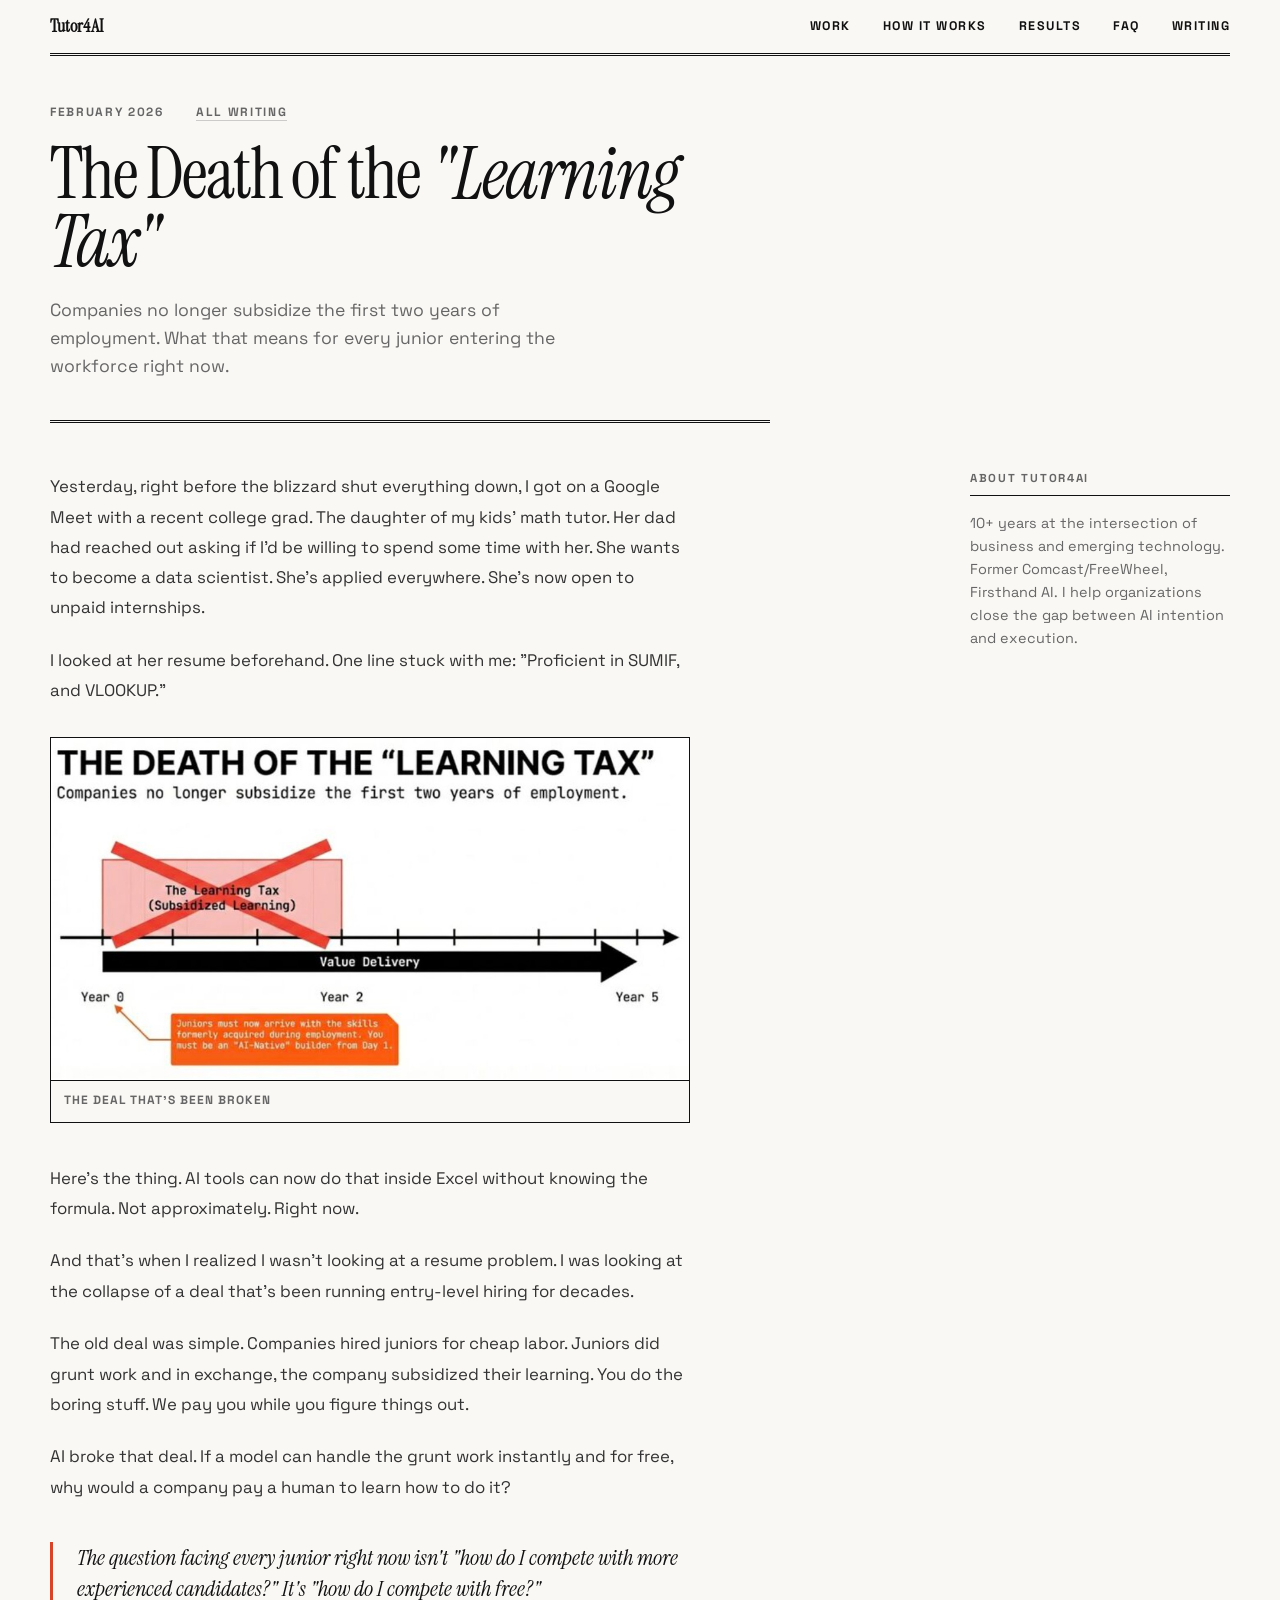
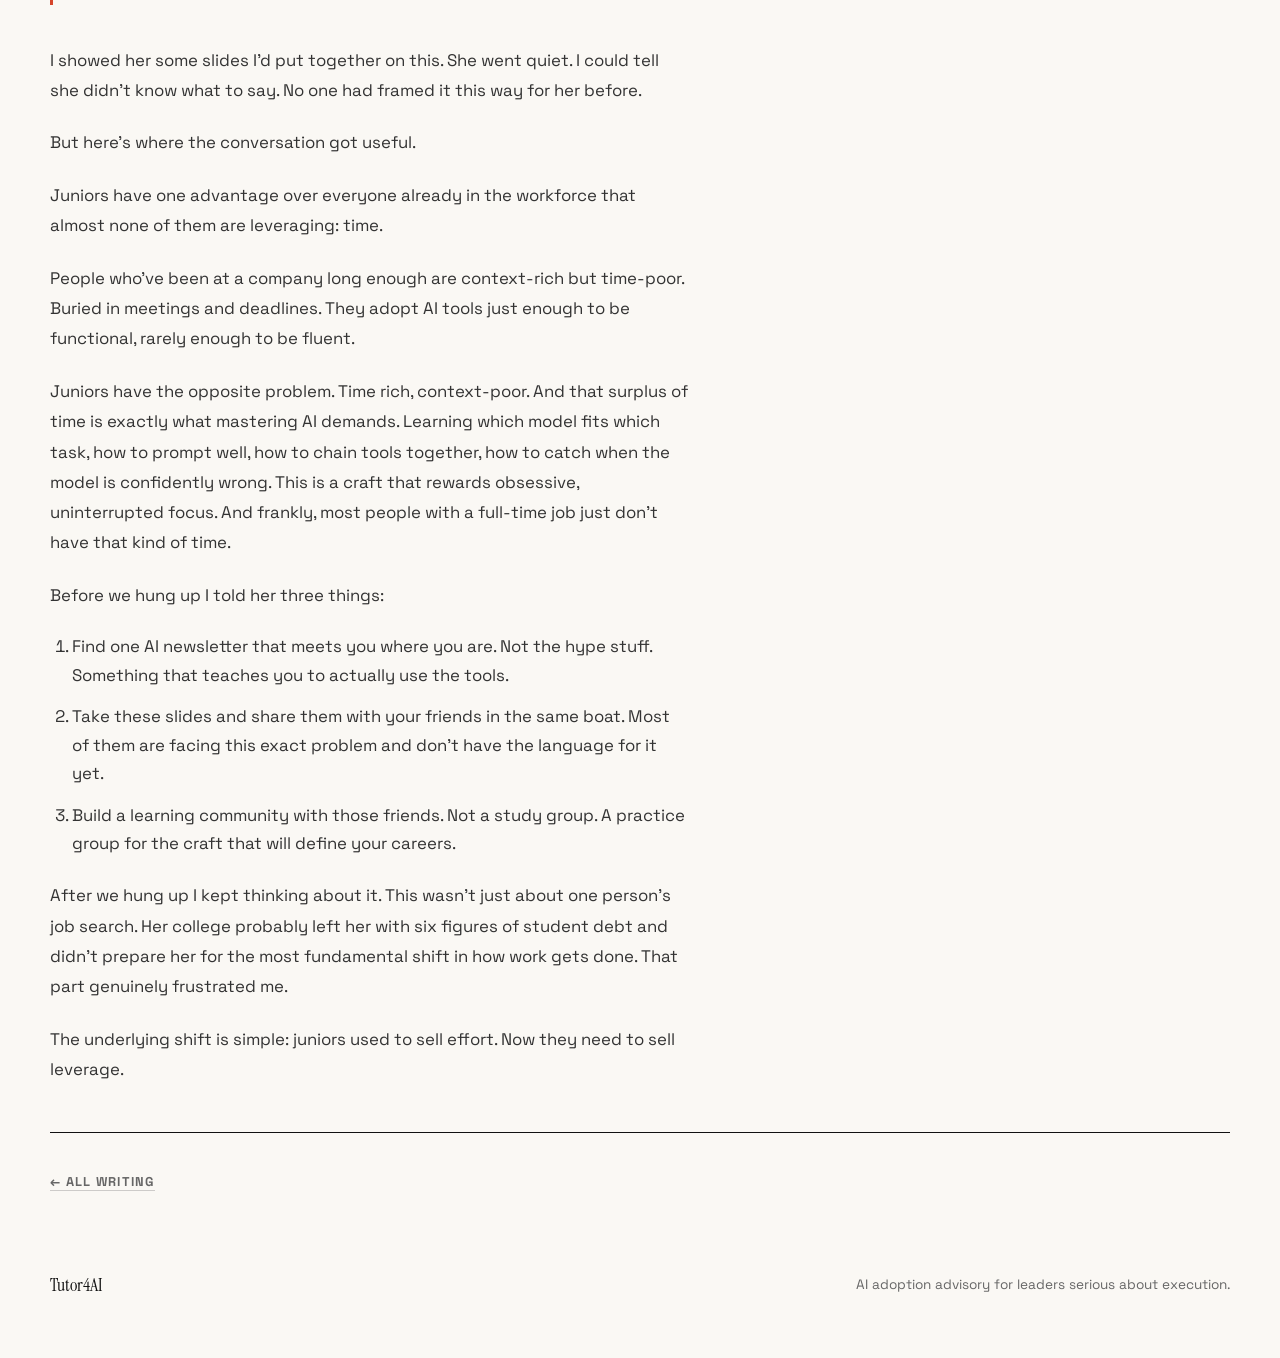
<file: writing/the-death-of-the-learning-tax.html>
<!DOCTYPE html>
<html lang="en">
<head>
<meta charset="UTF-8" />
<meta name="viewport" content="width=device-width, initial-scale=1.0" />
<title>The Death of the "Learning Tax" — Tutor4AI</title>
<meta name="description" content="Companies no longer subsidize the first two years of employment. What that means for every junior entering the workforce right now." />
<link rel="preconnect" href="https://fonts.googleapis.com" />
<link rel="preconnect" href="https://fonts.gstatic.com" crossorigin />
<link href="https://fonts.googleapis.com/css2?family=Space+Grotesk:wght@400;500;700&family=Instrument+Serif:ital@0;1&display=swap" rel="stylesheet" />
<link rel="stylesheet" href="../styles.css" />
<style>
  .post-header {
    padding: 3rem 0 2.5rem;
    border-bottom: 3px double var(--line);
    max-width: 720px;
  }
  .post-meta {
    display: flex;
    gap: 2rem;
    margin-bottom: 1.2rem;
    font-size: 0.75rem;
    font-weight: 700;
    letter-spacing: 0.14em;
    text-transform: uppercase;
    color: var(--muted);
  }
  .post-meta a { color: var(--muted); border-bottom: 1px solid rgba(100,100,100,0.3); }
  .post-header h1 {
    margin: 0;
    font-family: "Instrument Serif", serif;
    font-size: clamp(2.6rem, 7vw, 4.5rem);
    font-weight: 400;
    line-height: 0.95;
    letter-spacing: -0.03em;
    color: var(--text);
  }
  .post-header h1 em { font-style: italic; }
  .post-deck {
    margin: 1.2rem 0 0;
    font-size: 1.1rem;
    color: var(--muted);
    line-height: 1.6;
    max-width: 560px;
  }
  .post-layout {
    display: grid;
    grid-template-columns: 1fr 260px;
    gap: 5rem;
    padding: 3rem 0;
    align-items: start;
  }
  .post-body {
    font-size: 1.05rem;
    line-height: 1.8;
    color: var(--text);
    max-width: 640px;
  }
  .post-body p {
    margin: 0 0 1.4rem;
    color: #333;
  }
  .post-body p:last-child { margin-bottom: 0; }
  .post-image {
    margin: 2rem 0 2.5rem;
    border: 1.5px solid var(--line);
  }
  .post-image img {
    display: block;
    width: 100%;
    height: auto;
  }
  .post-image figcaption {
    padding: 0.6rem 0.8rem;
    font-size: 0.75rem;
    color: var(--muted);
    font-weight: 700;
    letter-spacing: 0.08em;
    text-transform: uppercase;
    border-top: 1px solid var(--line);
  }
  .post-body ol {
    padding-left: 1.4rem;
    margin: 0 0 1.4rem;
  }
  .post-body ol li {
    margin-bottom: 0.8rem;
    color: #333;
    line-height: 1.7;
  }
  .post-body .pullquote {
    margin: 2.5rem 0;
    padding: 0 0 0 1.5rem;
    border-left: 3px solid var(--accent);
    font-family: "Instrument Serif", serif;
    font-size: 1.4rem;
    font-style: italic;
    line-height: 1.4;
    color: var(--text);
  }
  .post-sidebar {
    position: sticky;
    top: 5rem;
  }
  .sidebar-label {
    font-size: 0.72rem;
    font-weight: 700;
    letter-spacing: 0.15em;
    text-transform: uppercase;
    color: var(--muted);
    border-bottom: 1px solid var(--line);
    padding-bottom: 0.6rem;
    margin-bottom: 1rem;
  }
  .sidebar-author {
    font-size: 0.9rem;
    color: var(--muted);
    line-height: 1.6;
    margin-bottom: 1.5rem;
  }
  .sidebar-author strong {
    display: block;
    color: var(--text);
    font-size: 1rem;
    margin-bottom: 0.2rem;
  }
  .sidebar-cta {
    display: inline-block;
    padding: 0.7rem 1.2rem;
    background: var(--text);
    color: var(--bg);
    font-size: 0.78rem;
    font-weight: 700;
    letter-spacing: 0.1em;
    text-transform: uppercase;
    text-decoration: none;
  }
  .post-footer {
    padding: 2.5rem 0;
    border-top: 1.5px solid var(--line);
    display: flex;
    align-items: center;
    justify-content: space-between;
    gap: 1rem;
  }
  .back-link {
    font-size: 0.8rem;
    font-weight: 700;
    letter-spacing: 0.1em;
    text-transform: uppercase;
    color: var(--muted);
    border-bottom: 1px solid rgba(100,100,100,0.3);
  }
  @media (max-width: 860px) {
    .post-layout { grid-template-columns: 1fr; gap: 3rem; }
    .post-sidebar { position: static; }
  }
</style>
</head>
<body>
<div class="page-shell">
  <header class="site-header">
    <a class="brand" href="/" aria-label="Tutor4AI home">
      <span class="brand-text">Tutor4AI</span>
    </a>
    <button class="menu-toggle" type="button" aria-expanded="false" aria-controls="site-nav">Menu</button>
    <nav class="site-nav" id="site-nav">
      <a href="/#offer">Work</a>
      <a href="/#process">How It Works</a>
      <a href="/#results">Results</a>
      <a href="/#faq">FAQ</a>
      <a href="/writing/">Writing</a>
    </nav>
  </header>

  <main>
    <div class="post-header">
      <div class="post-meta">
        <span>February 2026</span>
        <a href="/writing/">All Writing</a>
      </div>
      <h1>The Death of the <em>"Learning Tax"</em></h1>
      <p class="post-deck">Companies no longer subsidize the first two years of employment. What that means for every junior entering the workforce right now.</p>
    </div>

    <div class="post-layout">
      <article class="post-body">
        <p>Yesterday, right before the blizzard shut everything down, I got on a Google Meet with a recent college grad. The daughter of my kids' math tutor. Her dad had reached out asking if I'd be willing to spend some time with her. She wants to become a data scientist. She's applied everywhere. She's now open to unpaid internships.</p>

        <p>I looked at her resume beforehand. One line stuck with me: "Proficient in SUMIF, and VLOOKUP."</p>

        <figure class="post-image">
          <img src="learning-tax-diagram.png" alt="The Death of the Learning Tax — diagram showing companies no longer subsidize the first two years of employment" />
          <figcaption>The deal that's been broken</figcaption>
        </figure>

        <p>Here's the thing. AI tools can now do that inside Excel without knowing the formula. Not approximately. Right now.</p>

        <p>And that's when I realized I wasn't looking at a resume problem. I was looking at the collapse of a deal that's been running entry-level hiring for decades.</p>

        <p>The old deal was simple. Companies hired juniors for cheap labor. Juniors did grunt work and in exchange, the company subsidized their learning. You do the boring stuff. We pay you while you figure things out.</p>

        <p>AI broke that deal. If a model can handle the grunt work instantly and for free, why would a company pay a human to learn how to do it?</p>

        <p class="pullquote">The question facing every junior right now isn't "how do I compete with more experienced candidates?" It's "how do I compete with free?"</p>

        <p>I showed her some slides I'd put together on this. She went quiet. I could tell she didn't know what to say. No one had framed it this way for her before.</p>

        <p>But here's where the conversation got useful.</p>

        <p>Juniors have one advantage over everyone already in the workforce that almost none of them are leveraging: time.</p>

        <p>People who've been at a company long enough are context-rich but time-poor. Buried in meetings and deadlines. They adopt AI tools just enough to be functional, rarely enough to be fluent.</p>

        <p>Juniors have the opposite problem. Time rich, context-poor. And that surplus of time is exactly what mastering AI demands. Learning which model fits which task, how to prompt well, how to chain tools together, how to catch when the model is confidently wrong. This is a craft that rewards obsessive, uninterrupted focus. And frankly, most people with a full-time job just don't have that kind of time.</p>

        <p>Before we hung up I told her three things:</p>

        <ol>
          <li>Find one AI newsletter that meets you where you are. Not the hype stuff. Something that teaches you to actually use the tools.</li>
          <li>Take these slides and share them with your friends in the same boat. Most of them are facing this exact problem and don't have the language for it yet.</li>
          <li>Build a learning community with those friends. Not a study group. A practice group for the craft that will define your careers.</li>
        </ol>

        <p>After we hung up I kept thinking about it. This wasn't just about one person's job search. Her college probably left her with six figures of student debt and didn't prepare her for the most fundamental shift in how work gets done. That part genuinely frustrated me.</p>

        <p>The underlying shift is simple: juniors used to sell effort. Now they need to sell leverage.</p>
      </article>

      <aside class="post-sidebar">
        <div class="sidebar-label">About Tutor4AI</div>
        <div class="sidebar-author">
          10+ years at the intersection of business and emerging technology. Former Comcast/FreeWheel, Firsthand AI. I help organizations close the gap between AI intention and execution.
        </div>
      </aside>
    </div>

    <div class="post-footer">
      <a class="back-link" href="/writing/">← All Writing</a>
    </div>
  </main>

  <footer class="site-footer">
    <div>
      <span class="brand-text">Tutor4AI</span>
    </div>
    <p>AI adoption advisory for leaders serious about execution.</p>
  </footer>
</div>
<script src="../script.js"></script>
</body>
</html>
</file>
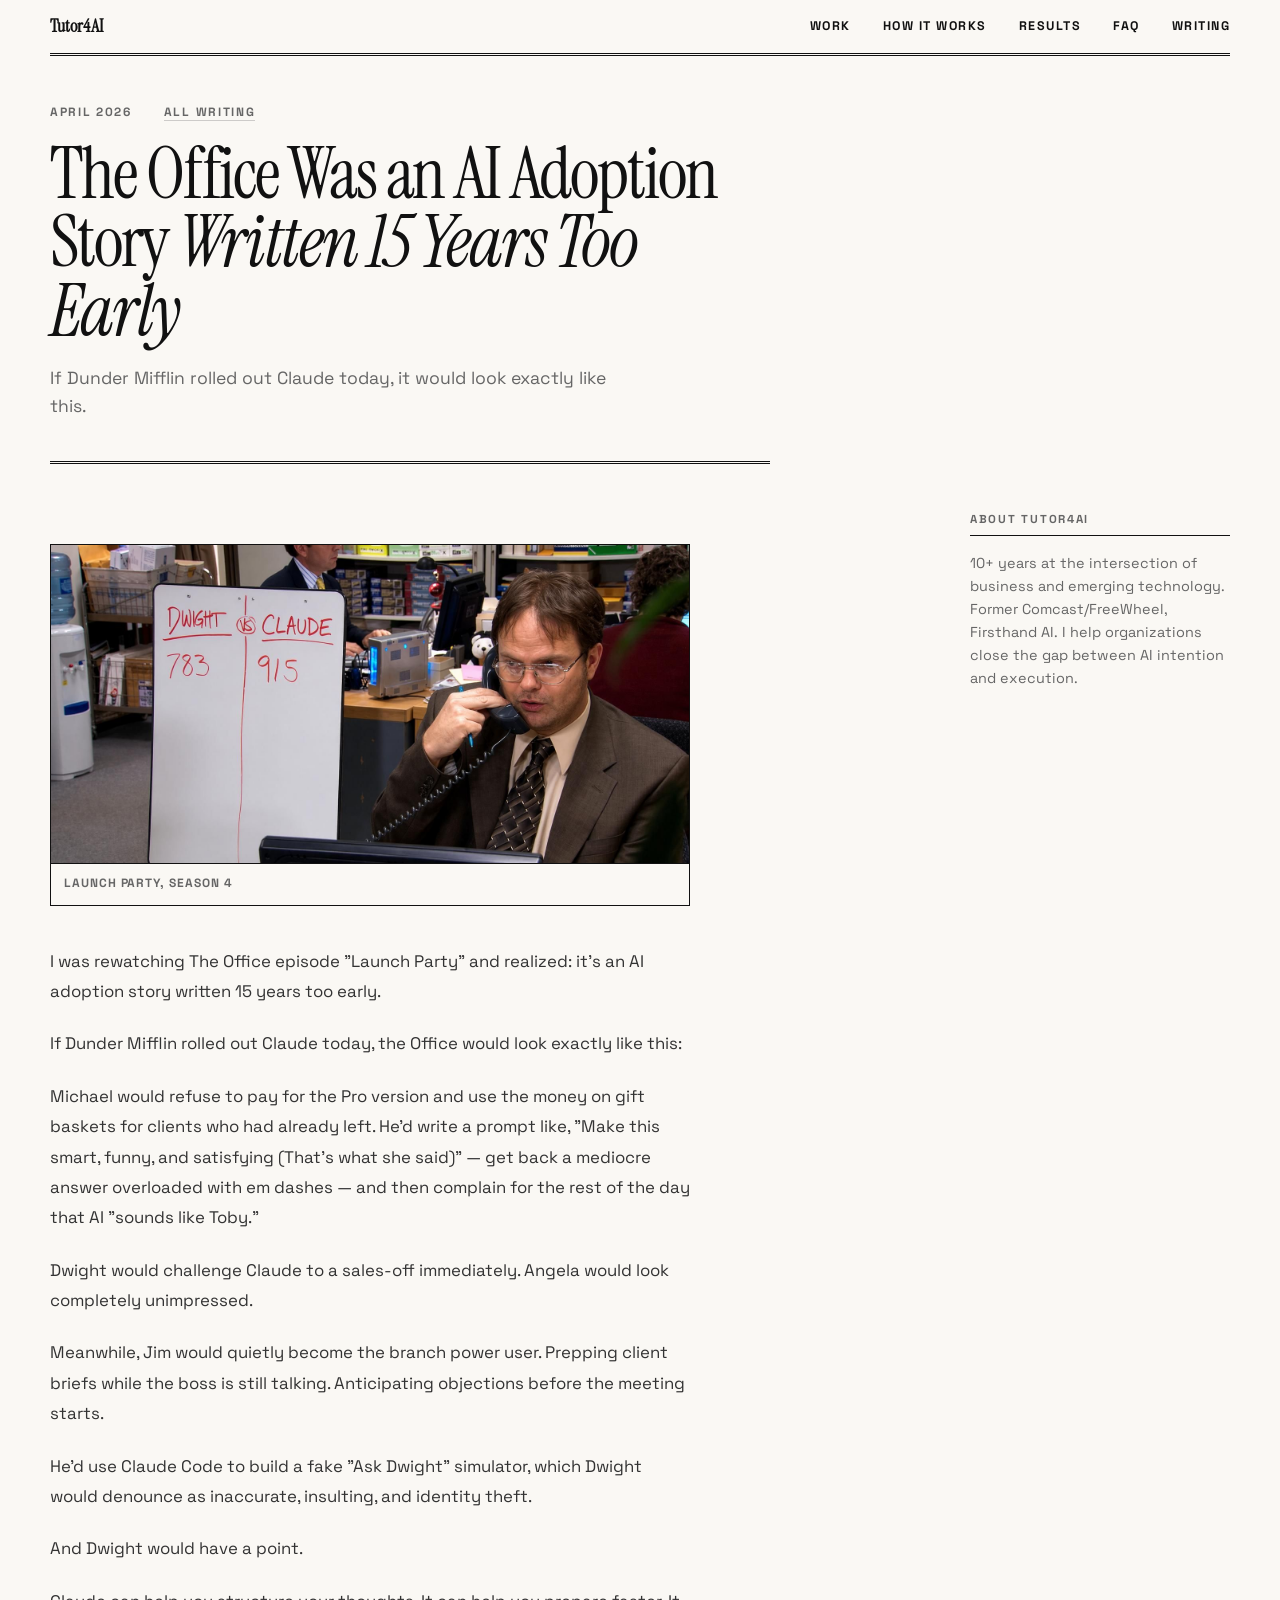
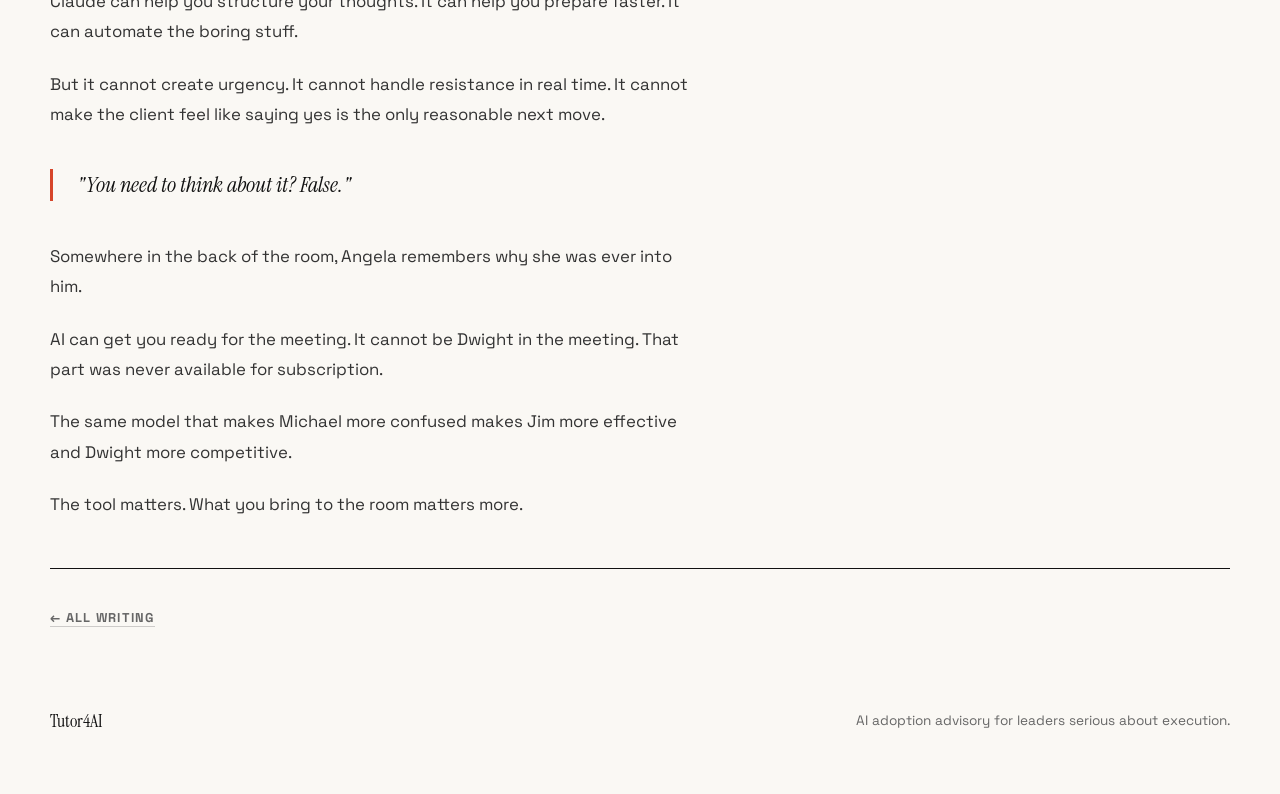
<file: writing/the-office-ai-story.html>
<!DOCTYPE html>
<html lang="en">
<head>
<meta charset="UTF-8" />
<meta name="viewport" content="width=device-width, initial-scale=1.0" />
<title>The Office Was an AI Adoption Story — Tutor4AI</title>
<meta name="description" content="If Dunder Mifflin rolled out Claude today, the Office would look exactly like this. On AI, the tool that matters, and what you bring to the room." />
<link rel="preconnect" href="https://fonts.googleapis.com" />
<link rel="preconnect" href="https://fonts.gstatic.com" crossorigin />
<link href="https://fonts.googleapis.com/css2?family=Space+Grotesk:wght@400;500;700&family=Instrument+Serif:ital@0;1&display=swap" rel="stylesheet" />
<link rel="stylesheet" href="../styles.css" />
<style>
  .post-header {
    padding: 3rem 0 2.5rem;
    border-bottom: 3px double var(--line);
    max-width: 720px;
  }
  .post-meta {
    display: flex;
    gap: 2rem;
    margin-bottom: 1.2rem;
    font-size: 0.75rem;
    font-weight: 700;
    letter-spacing: 0.14em;
    text-transform: uppercase;
    color: var(--muted);
  }
  .post-meta a { color: var(--muted); border-bottom: 1px solid rgba(100,100,100,0.3); }
  .post-header h1 {
    margin: 0;
    font-family: "Instrument Serif", serif;
    font-size: clamp(2.6rem, 7vw, 4.5rem);
    font-weight: 400;
    line-height: 0.95;
    letter-spacing: -0.03em;
    color: var(--text);
  }
  .post-header h1 em { font-style: italic; }
  .post-deck {
    margin: 1.2rem 0 0;
    font-size: 1.1rem;
    color: var(--muted);
    line-height: 1.6;
    max-width: 560px;
  }
  .post-layout {
    display: grid;
    grid-template-columns: 1fr 260px;
    gap: 5rem;
    padding: 3rem 0;
    align-items: start;
  }
  .post-body {
    font-size: 1.05rem;
    line-height: 1.8;
    color: var(--text);
    max-width: 640px;
  }
  .post-body p {
    margin: 0 0 1.4rem;
    color: #333;
  }
  .post-body p:last-child { margin-bottom: 0; }
  .post-image {
    margin: 2rem 0 2.5rem;
    border: 1.5px solid var(--line);
  }
  .post-image img {
    display: block;
    width: 100%;
    max-height: 400px;
    object-fit: cover;
    object-position: center;
  }
  .post-image figcaption {
    padding: 0.6rem 0.8rem;
    font-size: 0.75rem;
    color: var(--muted);
    font-weight: 700;
    letter-spacing: 0.08em;
    text-transform: uppercase;
    border-top: 1px solid var(--line);
  }
  .post-body .pullquote {
    margin: 2.5rem 0;
    padding: 0 0 0 1.5rem;
    border-left: 3px solid var(--accent);
    font-family: "Instrument Serif", serif;
    font-size: 1.4rem;
    font-style: italic;
    line-height: 1.4;
    color: var(--text);
  }
  .post-sidebar {
    position: sticky;
    top: 5rem;
  }
  .sidebar-label {
    font-size: 0.72rem;
    font-weight: 700;
    letter-spacing: 0.15em;
    text-transform: uppercase;
    color: var(--muted);
    border-bottom: 1px solid var(--line);
    padding-bottom: 0.6rem;
    margin-bottom: 1rem;
  }
  .sidebar-author {
    font-size: 0.9rem;
    color: var(--muted);
    line-height: 1.6;
    margin-bottom: 1.5rem;
  }
  .sidebar-author strong {
    display: block;
    color: var(--text);
    font-size: 1rem;
    margin-bottom: 0.2rem;
  }
  .sidebar-cta {
    display: inline-block;
    padding: 0.7rem 1.2rem;
    background: var(--text);
    color: var(--bg);
    font-size: 0.78rem;
    font-weight: 700;
    letter-spacing: 0.1em;
    text-transform: uppercase;
    text-decoration: none;
  }
  .post-footer {
    padding: 2.5rem 0;
    border-top: 1.5px solid var(--line);
    display: flex;
    align-items: center;
    justify-content: space-between;
    gap: 1rem;
  }
  .back-link {
    font-size: 0.8rem;
    font-weight: 700;
    letter-spacing: 0.1em;
    text-transform: uppercase;
    color: var(--muted);
    border-bottom: 1px solid rgba(100,100,100,0.3);
  }
  @media (max-width: 860px) {
    .post-layout { grid-template-columns: 1fr; gap: 3rem; }
    .post-sidebar { position: static; }
  }
</style>
</head>
<body>
<div class="page-shell">
  <header class="site-header">
    <a class="brand" href="/" aria-label="Tutor4AI home">
      <span class="brand-text">Tutor4AI</span>
    </a>
    <button class="menu-toggle" type="button" aria-expanded="false" aria-controls="site-nav">Menu</button>
    <nav class="site-nav" id="site-nav">
      <a href="/#offer">Work</a>
      <a href="/#process">How It Works</a>
      <a href="/#results">Results</a>
      <a href="/#faq">FAQ</a>
      <a href="/writing/">Writing</a>
    </nav>
  </header>

  <main>
    <div class="post-header">
      <div class="post-meta">
        <span>April 2026</span>
        <a href="/writing/">All Writing</a>
      </div>
      <h1>The Office Was an AI Adoption Story <em>Written 15 Years Too Early</em></h1>
      <p class="post-deck">If Dunder Mifflin rolled out Claude today, it would look exactly like this.</p>
    </div>

    <div class="post-layout">
      <article class="post-body">

        <figure class="post-image">
          <img src="office.jpeg" alt="The Office — Dunder Mifflin" />
          <figcaption>Launch Party, Season 4</figcaption>
        </figure>

        <p>I was rewatching The Office episode "Launch Party" and realized: it's an AI adoption story written 15 years too early.</p>

        <p>If Dunder Mifflin rolled out Claude today, the Office would look exactly like this:</p>

        <p>Michael would refuse to pay for the Pro version and use the money on gift baskets for clients who had already left. He'd write a prompt like, "Make this smart, funny, and satisfying (That's what she said)" — get back a mediocre answer overloaded with em dashes — and then complain for the rest of the day that AI "sounds like Toby."</p>

        <p>Dwight would challenge Claude to a sales-off immediately. Angela would look completely unimpressed.</p>

        <p>Meanwhile, Jim would quietly become the branch power user. Prepping client briefs while the boss is still talking. Anticipating objections before the meeting starts.</p>

        <p>He'd use Claude Code to build a fake "Ask Dwight" simulator, which Dwight would denounce as inaccurate, insulting, and identity theft.</p>

        <p>And Dwight would have a point.</p>

        <p>Claude can help you structure your thoughts. It can help you prepare faster. It can automate the boring stuff.</p>

        <p>But it cannot create urgency. It cannot handle resistance in real time. It cannot make the client feel like saying yes is the only reasonable next move.</p>

        <p class="pullquote">"You need to think about it? False."</p>

        <p>Somewhere in the back of the room, Angela remembers why she was ever into him.</p>

        <p>AI can get you ready for the meeting. It cannot be Dwight in the meeting. That part was never available for subscription.</p>

        <p>The same model that makes Michael more confused makes Jim more effective and Dwight more competitive.</p>

        <p>The tool matters. What you bring to the room matters more.</p>

      </article>

      <aside class="post-sidebar">
        <div class="sidebar-label">About Tutor4AI</div>
        <div class="sidebar-author">
          10+ years at the intersection of business and emerging technology. Former Comcast/FreeWheel, Firsthand AI. I help organizations close the gap between AI intention and execution.
        </div>
      </aside>
    </div>

    <div class="post-footer">
      <a class="back-link" href="/writing/">← All Writing</a>
    </div>
  </main>

  <footer class="site-footer">
    <div>
      <span class="brand-text">Tutor4AI</span>
    </div>
    <p>AI adoption advisory for leaders serious about execution.</p>
  </footer>
</div>
<script src="../script.js"></script>
</body>
</html>
</file>
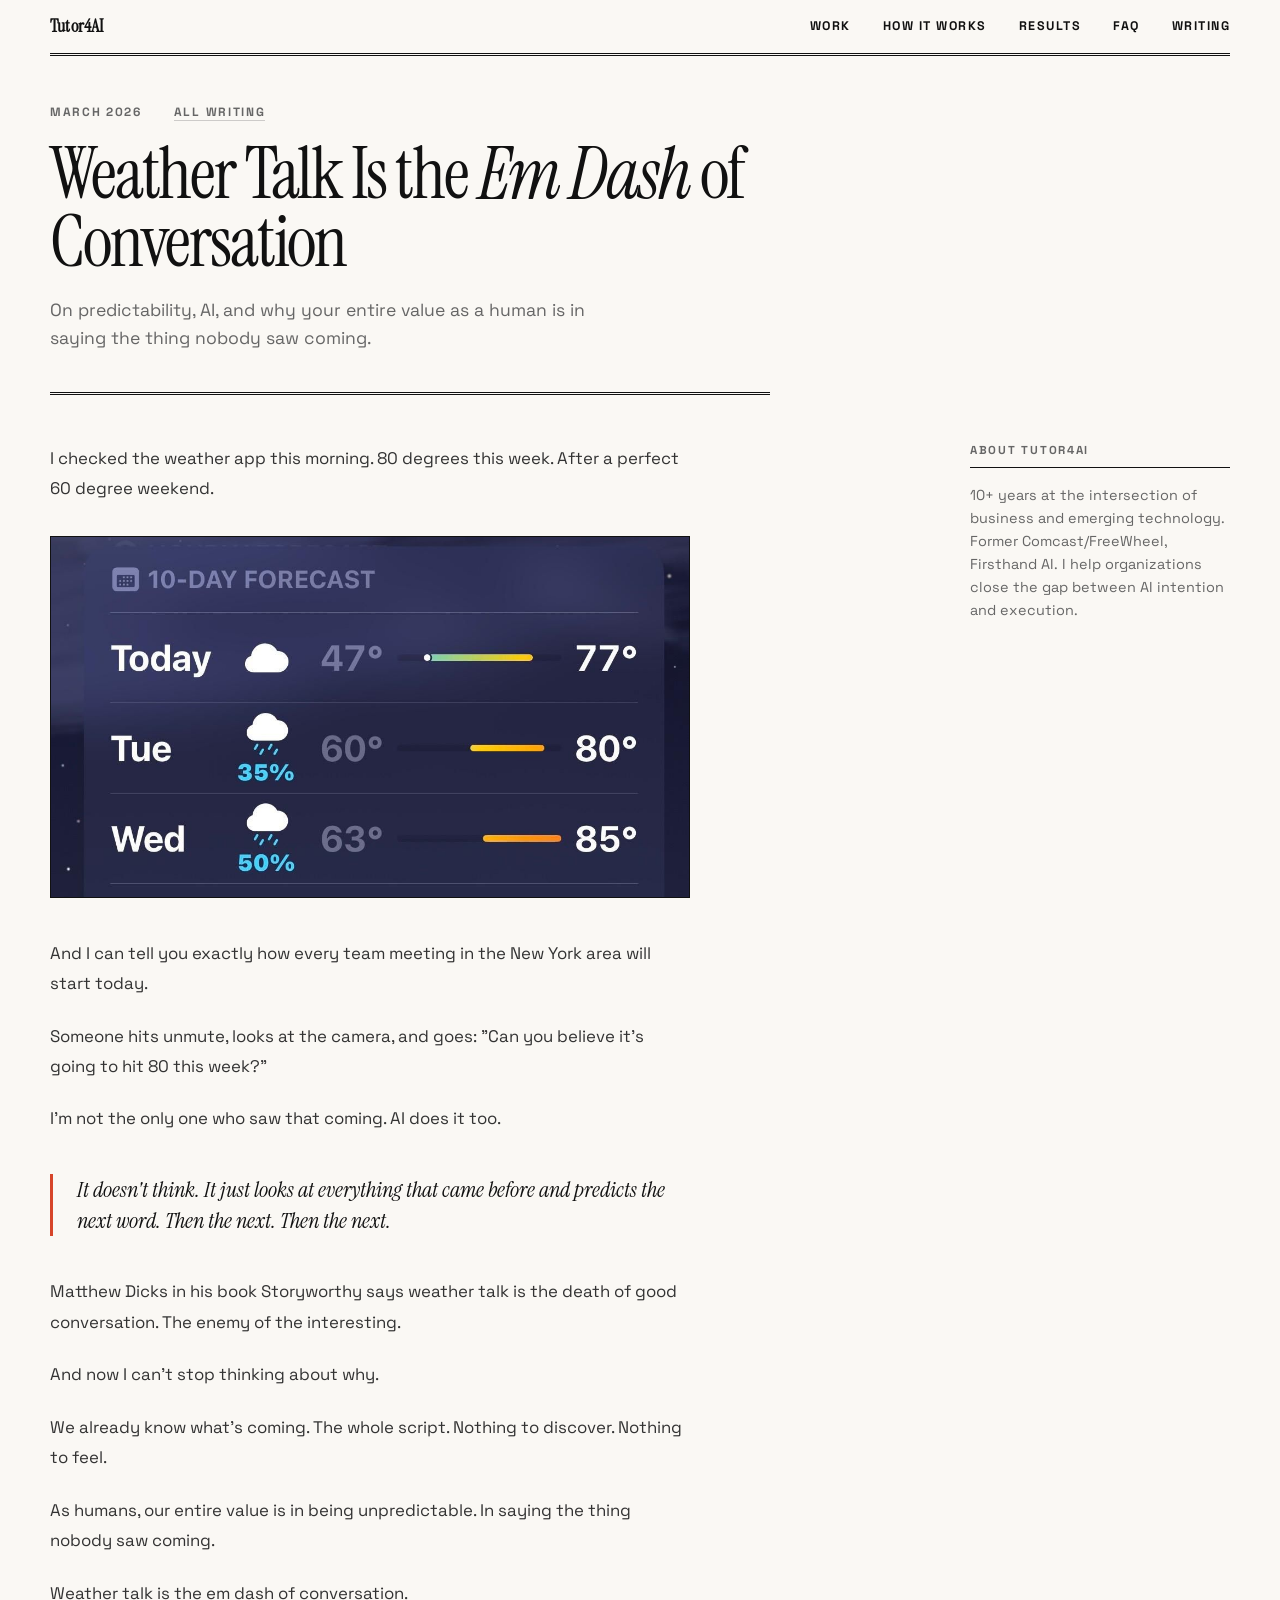
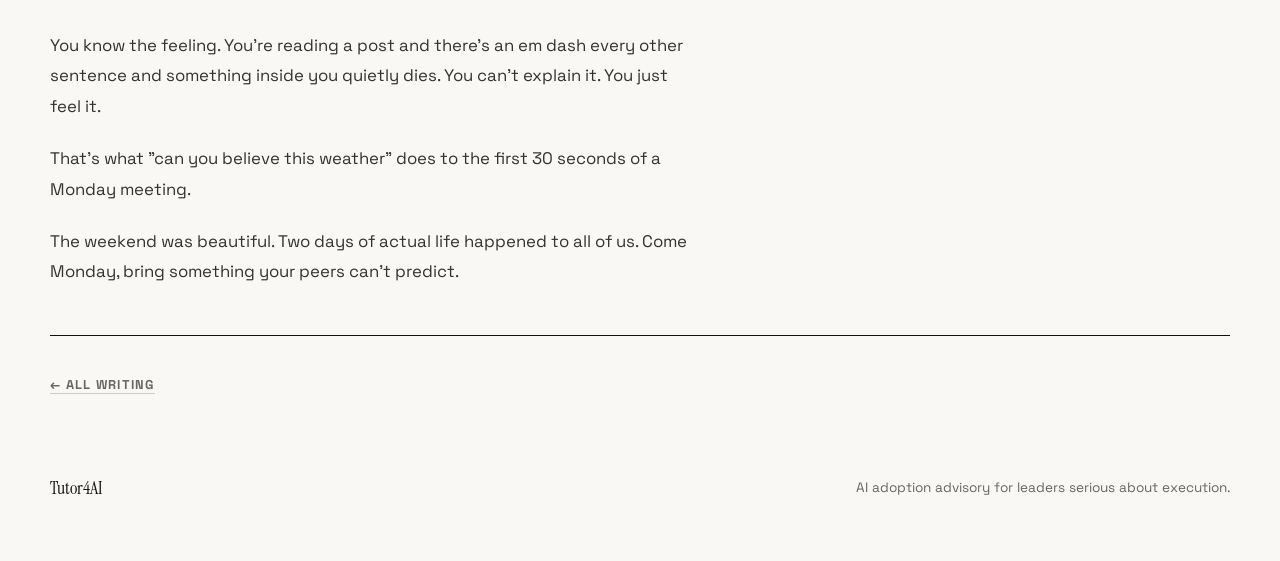
<file: writing/weather-talk.html>
<!DOCTYPE html>
<html lang="en">
<head>
<meta charset="UTF-8" />
<meta name="viewport" content="width=device-width, initial-scale=1.0" />
<title>Weather Talk — Tutor4AI</title>
<meta name="description" content="Weather talk is the em dash of conversation. On predictability, AI, and why your entire value as a human is in saying the thing nobody saw coming." />
<link rel="preconnect" href="https://fonts.googleapis.com" />
<link rel="preconnect" href="https://fonts.gstatic.com" crossorigin />
<link href="https://fonts.googleapis.com/css2?family=Space+Grotesk:wght@400;500;700&family=Instrument+Serif:ital@0;1&display=swap" rel="stylesheet" />
<link rel="stylesheet" href="../styles.css" />
<style>
  .post-header {
    padding: 3rem 0 2.5rem;
    border-bottom: 3px double var(--line);
    max-width: 720px;
  }
  .post-meta {
    display: flex;
    gap: 2rem;
    margin-bottom: 1.2rem;
    font-size: 0.75rem;
    font-weight: 700;
    letter-spacing: 0.14em;
    text-transform: uppercase;
    color: var(--muted);
  }
  .post-meta a { color: var(--muted); border-bottom: 1px solid rgba(100,100,100,0.3); }
  .post-header h1 {
    margin: 0;
    font-family: "Instrument Serif", serif;
    font-size: clamp(2.6rem, 7vw, 4.5rem);
    font-weight: 400;
    line-height: 0.95;
    letter-spacing: -0.03em;
    color: var(--text);
  }
  .post-header h1 em { font-style: italic; }
  .post-deck {
    margin: 1.2rem 0 0;
    font-size: 1.1rem;
    color: var(--muted);
    line-height: 1.6;
    max-width: 560px;
  }
  .post-layout {
    display: grid;
    grid-template-columns: 1fr 260px;
    gap: 5rem;
    padding: 3rem 0;
    align-items: start;
  }
  .post-body {
    font-size: 1.05rem;
    line-height: 1.8;
    color: var(--text);
    max-width: 640px;
  }
  .post-body p {
    margin: 0 0 1.4rem;
    color: #333;
  }
  .post-body p:last-child { margin-bottom: 0; }
  .post-image {
    margin: 2rem 0 2.5rem;
    border: 1.5px solid var(--line);
  }
  .post-image img {
    display: block;
    width: 100%;
    max-height: 360px;
    object-fit: cover;
    object-position: center;
  }
  .post-body .pullquote {
    margin: 2.5rem 0;
    padding: 0 0 0 1.5rem;
    border-left: 3px solid var(--accent);
    font-family: "Instrument Serif", serif;
    font-size: 1.4rem;
    font-style: italic;
    line-height: 1.4;
    color: var(--text);
  }
  .post-sidebar {
    position: sticky;
    top: 5rem;
  }
  .sidebar-label {
    font-size: 0.72rem;
    font-weight: 700;
    letter-spacing: 0.15em;
    text-transform: uppercase;
    color: var(--muted);
    border-bottom: 1px solid var(--line);
    padding-bottom: 0.6rem;
    margin-bottom: 1rem;
  }
  .sidebar-author {
    font-size: 0.9rem;
    color: var(--muted);
    line-height: 1.6;
    margin-bottom: 1.5rem;
  }
  .sidebar-author strong {
    display: block;
    color: var(--text);
    font-size: 1rem;
    margin-bottom: 0.2rem;
  }
  .sidebar-cta {
    display: inline-block;
    padding: 0.7rem 1.2rem;
    background: var(--text);
    color: var(--bg);
    font-size: 0.78rem;
    font-weight: 700;
    letter-spacing: 0.1em;
    text-transform: uppercase;
    text-decoration: none;
  }
  .post-footer {
    padding: 2.5rem 0;
    border-top: 1.5px solid var(--line);
    display: flex;
    align-items: center;
    justify-content: space-between;
    gap: 1rem;
  }
  .back-link {
    font-size: 0.8rem;
    font-weight: 700;
    letter-spacing: 0.1em;
    text-transform: uppercase;
    color: var(--muted);
    border-bottom: 1px solid rgba(100,100,100,0.3);
  }
  @media (max-width: 860px) {
    .post-layout { grid-template-columns: 1fr; gap: 3rem; }
    .post-sidebar { position: static; }
  }
</style>
</head>
<body>
<div class="page-shell">
  <header class="site-header">
    <a class="brand" href="/" aria-label="Tutor4AI home">
      <span class="brand-text">Tutor4AI</span>
    </a>
    <button class="menu-toggle" type="button" aria-expanded="false" aria-controls="site-nav">Menu</button>
    <nav class="site-nav" id="site-nav">
      <a href="/#offer">Work</a>
      <a href="/#process">How It Works</a>
      <a href="/#results">Results</a>
      <a href="/#faq">FAQ</a>
      <a href="/writing/">Writing</a>
    </nav>
  </header>

  <main>
    <div class="post-header">
      <div class="post-meta">
        <span>March 2026</span>
        <a href="/writing/">All Writing</a>
      </div>
      <h1>Weather Talk Is the <em>Em Dash</em> of Conversation</h1>
      <p class="post-deck">On predictability, AI, and why your entire value as a human is in saying the thing nobody saw coming.</p>
    </div>

    <div class="post-layout">
      <article class="post-body">
        <p>I checked the weather app this morning. 80 degrees this week. After a perfect 60 degree weekend.</p>

        <figure class="post-image">
          <img src="weather-post.jpeg" alt="Weather app showing 80 degrees" />
        </figure>

        <p>And I can tell you exactly how every team meeting in the New York area will start today.</p>

        <p>Someone hits unmute, looks at the camera, and goes: "Can you believe it's going to hit 80 this week?"</p>

        <p>I'm not the only one who saw that coming. AI does it too.</p>

        <p class="pullquote">It doesn't think. It just looks at everything that came before and predicts the next word. Then the next. Then the next.</p>

        <p>Matthew Dicks in his book Storyworthy says weather talk is the death of good conversation. The enemy of the interesting.</p>

        <p>And now I can't stop thinking about why.</p>

        <p>We already know what's coming. The whole script. Nothing to discover. Nothing to feel.</p>

        <p>As humans, our entire value is in being unpredictable. In saying the thing nobody saw coming.</p>

        <p>Weather talk is the em dash of conversation.</p>

        <p>You know the feeling. You're reading a post and there's an em dash every other sentence and something inside you quietly dies. You can't explain it. You just feel it.</p>

        <p>That's what "can you believe this weather" does to the first 30 seconds of a Monday meeting.</p>

        <p>The weekend was beautiful. Two days of actual life happened to all of us. Come Monday, bring something your peers can't predict.</p>
      </article>

      <aside class="post-sidebar">
        <div class="sidebar-label">About Tutor4AI</div>
        <div class="sidebar-author">
          10+ years at the intersection of business and emerging technology. Former Comcast/FreeWheel, Firsthand AI. I help organizations close the gap between AI intention and execution.
        </div>
      </aside>
    </div>

    <div class="post-footer">
      <a class="back-link" href="/writing/">← All Writing</a>
    </div>
  </main>

  <footer class="site-footer">
    <div>
      <span class="brand-text">Tutor4AI</span>
    </div>
    <p>AI adoption advisory for leaders serious about execution.</p>
  </footer>
</div>
<script src="../script.js"></script>
</body>
</html>
</file>
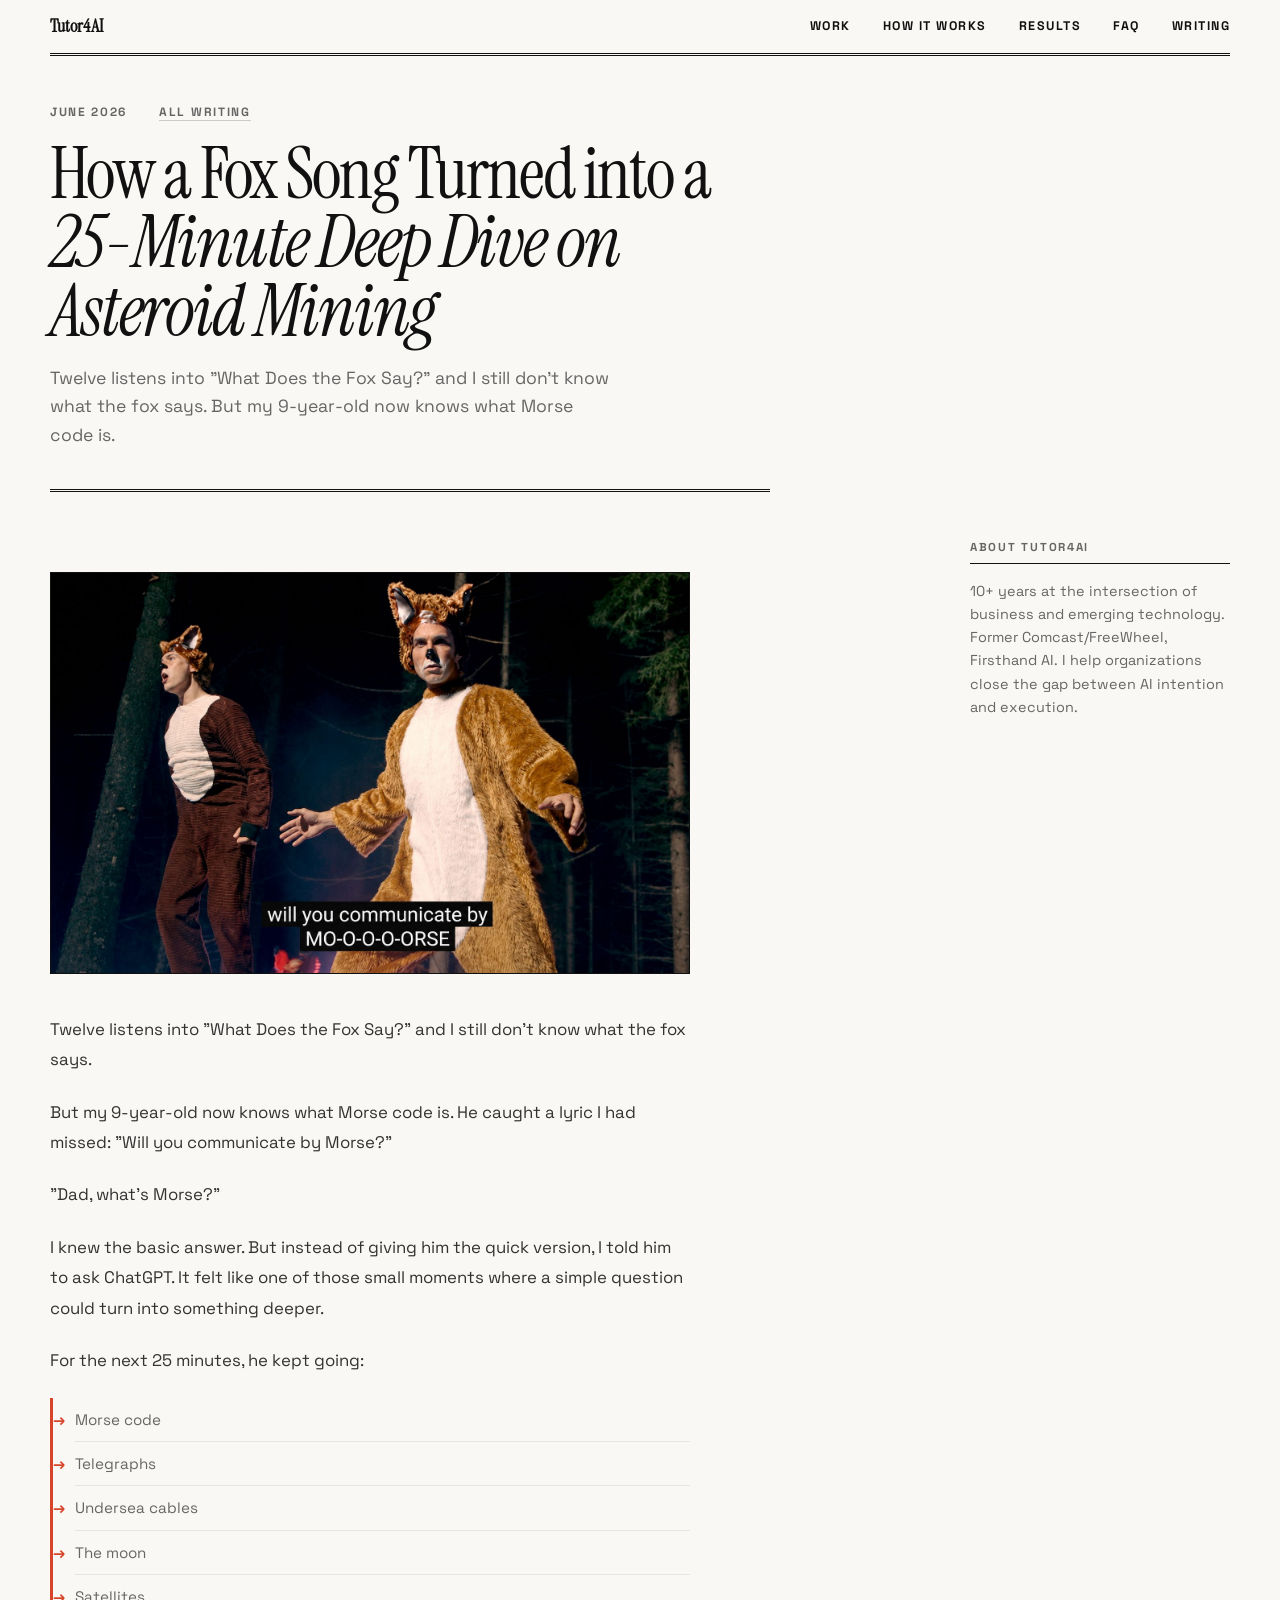
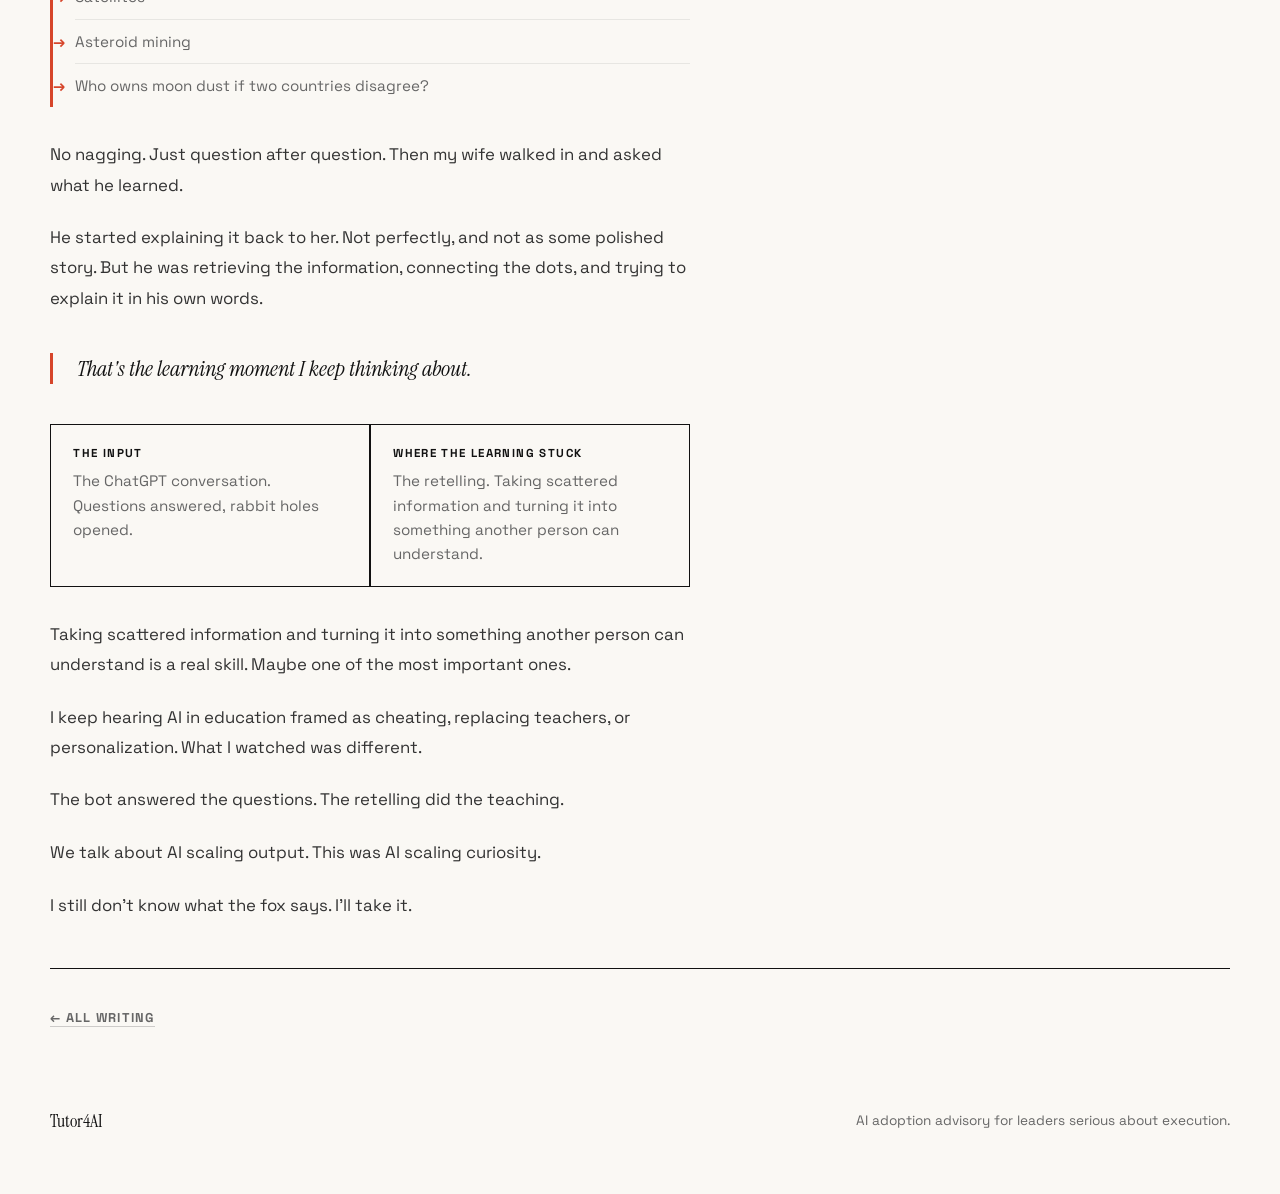
<file: writing/what-does-the-fox-say.html>
<!DOCTYPE html>
<html lang="en">
<head>
<meta charset="UTF-8" />
<meta name="viewport" content="width=device-width, initial-scale=1.0" />
<title>How a Fox Song Turned into a 25-Minute Deep Dive on Asteroid Mining — Tutor4AI</title>
<meta name="description" content="My 9-year-old went from Morse code to asteroid mining in 25 minutes. The ChatGPT conversation was the input. The retelling was where the learning started to stick." />
<link rel="preconnect" href="https://fonts.googleapis.com" />
<link rel="preconnect" href="https://fonts.gstatic.com" crossorigin />
<link href="https://fonts.googleapis.com/css2?family=Space+Grotesk:wght@400;500;700&family=Instrument+Serif:ital@0;1&display=swap" rel="stylesheet" />
<link rel="stylesheet" href="../styles.css" />
<style>
  .post-header {
    padding: 3rem 0 2.5rem;
    border-bottom: 3px double var(--line);
    max-width: 720px;
  }
  .post-meta {
    display: flex;
    gap: 2rem;
    margin-bottom: 1.2rem;
    font-size: 0.75rem;
    font-weight: 700;
    letter-spacing: 0.14em;
    text-transform: uppercase;
    color: var(--muted);
  }
  .post-meta a { color: var(--muted); border-bottom: 1px solid rgba(100,100,100,0.3); }
  .post-header h1 {
    margin: 0;
    font-family: "Instrument Serif", serif;
    font-size: clamp(2.6rem, 7vw, 4.5rem);
    font-weight: 400;
    line-height: 0.95;
    letter-spacing: -0.03em;
    color: var(--text);
  }
  .post-header h1 em { font-style: italic; }
  .post-deck {
    margin: 1.2rem 0 0;
    font-size: 1.1rem;
    color: var(--muted);
    line-height: 1.6;
    max-width: 560px;
  }
  .post-layout {
    display: grid;
    grid-template-columns: 1fr 260px;
    gap: 5rem;
    padding: 3rem 0;
    align-items: start;
  }
  .post-body {
    font-size: 1.05rem;
    line-height: 1.8;
    color: var(--text);
    max-width: 640px;
  }
  .post-body p { margin: 0 0 1.4rem; color: #333; }
  .post-body p:last-child { margin-bottom: 0; }
  .post-image {
    margin: 2rem 0 2.5rem;
    border: 1.5px solid var(--line);
  }
  .post-image img {
    display: block;
    width: 100%;
    max-height: 400px;
    object-fit: cover;
    object-position: center;
  }
  .rabbit-hole {
    margin: 0 0 2rem;
    padding: 0;
    list-style: none;
    border-left: 3px solid var(--accent);
    padding-left: 1.4rem;
  }
  .rabbit-hole li {
    padding: 0.5rem 0;
    color: var(--muted);
    font-size: 0.95rem;
    border-bottom: 1px solid rgba(17,17,17,0.08);
    position: relative;
  }
  .rabbit-hole li:last-child { border-bottom: none; }
  .rabbit-hole li::before {
    content: "→";
    position: absolute;
    left: -1.4rem;
    color: var(--accent);
    font-weight: 700;
  }
  .post-body .pullquote {
    margin: 2.5rem 0;
    padding: 0 0 0 1.5rem;
    border-left: 3px solid var(--accent);
    font-family: "Instrument Serif", serif;
    font-size: 1.4rem;
    font-style: italic;
    line-height: 1.4;
    color: var(--text);
  }
  .two-line {
    display: grid;
    grid-template-columns: 1fr 1fr;
    gap: 1.5px;
    margin: 0 0 2rem;
    background: var(--line);
    border: 1.5px solid var(--line);
  }
  .two-line div {
    padding: 1.2rem 1.4rem;
    background: var(--bg);
    font-size: 0.95rem;
    color: var(--muted);
    line-height: 1.6;
  }
  .two-line div strong {
    display: block;
    font-size: 0.72rem;
    font-weight: 700;
    letter-spacing: 0.12em;
    text-transform: uppercase;
    color: var(--text);
    margin-bottom: 0.4rem;
  }
  .post-sidebar { position: sticky; top: 5rem; }
  .sidebar-label {
    font-size: 0.72rem;
    font-weight: 700;
    letter-spacing: 0.15em;
    text-transform: uppercase;
    color: var(--muted);
    border-bottom: 1px solid var(--line);
    padding-bottom: 0.6rem;
    margin-bottom: 1rem;
  }
  .sidebar-author {
    font-size: 0.9rem;
    color: var(--muted);
    line-height: 1.6;
    margin-bottom: 1.5rem;
  }
  .sidebar-author strong {
    display: block;
    color: var(--text);
    font-size: 1rem;
    margin-bottom: 0.2rem;
  }
  .sidebar-cta {
    display: inline-block;
    padding: 0.7rem 1.2rem;
    background: var(--text);
    color: var(--bg);
    font-size: 0.78rem;
    font-weight: 700;
    letter-spacing: 0.1em;
    text-transform: uppercase;
    text-decoration: none;
  }
  .post-footer {
    padding: 2.5rem 0;
    border-top: 1.5px solid var(--line);
    display: flex;
    align-items: center;
    justify-content: space-between;
    gap: 1rem;
  }
  .back-link {
    font-size: 0.8rem;
    font-weight: 700;
    letter-spacing: 0.1em;
    text-transform: uppercase;
    color: var(--muted);
    border-bottom: 1px solid rgba(100,100,100,0.3);
  }
  @media (max-width: 860px) {
    .post-layout { grid-template-columns: 1fr; gap: 3rem; }
    .post-sidebar { position: static; }
    .two-line { grid-template-columns: 1fr; }
  }
</style>
</head>
<body>
<div class="page-shell">
  <header class="site-header">
    <a class="brand" href="/" aria-label="Tutor4AI home">
      <span class="brand-text">Tutor4AI</span>
    </a>
    <button class="menu-toggle" type="button" aria-expanded="false" aria-controls="site-nav">Menu</button>
    <nav class="site-nav" id="site-nav">
      <a href="/#offer">Work</a>
      <a href="/#process">How It Works</a>
      <a href="/#results">Results</a>
      <a href="/#faq">FAQ</a>
      <a href="/writing/">Writing</a>
    </nav>
  </header>

  <main>
    <div class="post-header">
      <div class="post-meta">
        <span>June 2026</span>
        <a href="/writing/">All Writing</a>
      </div>
      <h1>How a Fox Song Turned into a <em>25-Minute Deep Dive on Asteroid Mining</em></h1>
      <p class="post-deck">Twelve listens into "What Does the Fox Say?" and I still don't know what the fox says. But my 9-year-old now knows what Morse code is.</p>
    </div>

    <div class="post-layout">
      <article class="post-body">

        <figure class="post-image">
          <img src="fox.jpeg" alt="What Does the Fox Say" />
        </figure>

        <p>Twelve listens into "What Does the Fox Say?" and I still don't know what the fox says.</p>

        <p>But my 9-year-old now knows what Morse code is. He caught a lyric I had missed: "Will you communicate by Morse?"</p>

        <p>"Dad, what's Morse?"</p>

        <p>I knew the basic answer. But instead of giving him the quick version, I told him to ask ChatGPT. It felt like one of those small moments where a simple question could turn into something deeper.</p>

        <p>For the next 25 minutes, he kept going:</p>

        <ul class="rabbit-hole">
          <li>Morse code</li>
          <li>Telegraphs</li>
          <li>Undersea cables</li>
          <li>The moon</li>
          <li>Satellites</li>
          <li>Asteroid mining</li>
          <li>Who owns moon dust if two countries disagree?</li>
        </ul>

        <p>No nagging. Just question after question. Then my wife walked in and asked what he learned.</p>

        <p>He started explaining it back to her. Not perfectly, and not as some polished story. But he was retrieving the information, connecting the dots, and trying to explain it in his own words.</p>

        <p class="pullquote">That's the learning moment I keep thinking about.</p>

        <div class="two-line">
          <div>
            <strong>The input</strong>
            The ChatGPT conversation. Questions answered, rabbit holes opened.
          </div>
          <div>
            <strong>Where the learning stuck</strong>
            The retelling. Taking scattered information and turning it into something another person can understand.
          </div>
        </div>

        <p>Taking scattered information and turning it into something another person can understand is a real skill. Maybe one of the most important ones.</p>

        <p>I keep hearing AI in education framed as cheating, replacing teachers, or personalization. What I watched was different.</p>

        <p>The bot answered the questions. The retelling did the teaching.</p>

        <p>We talk about AI scaling output. This was AI scaling curiosity.</p>

        <p>I still don't know what the fox says. I'll take it.</p>

      </article>

      <aside class="post-sidebar">
        <div class="sidebar-label">About Tutor4AI</div>
        <div class="sidebar-author">
          10+ years at the intersection of business and emerging technology. Former Comcast/FreeWheel, Firsthand AI. I help organizations close the gap between AI intention and execution.
        </div>
      </aside>
    </div>

    <div class="post-footer">
      <a class="back-link" href="/writing/">← All Writing</a>
    </div>
  </main>

  <footer class="site-footer">
    <div>
      <span class="brand-text">Tutor4AI</span>
    </div>
    <p>AI adoption advisory for leaders serious about execution.</p>
  </footer>
</div>
<script src="../script.js"></script>
</body>
</html>
</file>
<file: styles.css>
:root {
  --bg: #faf8f4;
  --surface: #f0ece4;
  --text: #111111;
  --muted: #666666;
  --line: #111111;
  --ink-soft: #111111;
  --navy: #111111;
  --punch: #111111;
  --accent: #d6452a;
  --coral: #d6452a;
  --gold: #d6452a;
  --mint: #d6452a;
  --sky: #d6452a;
  --shadow: none;
  --radius-xl: 0px;
  --radius-lg: 0px;
  --radius-md: 0px;
  --max: 1180px;
}

* { box-sizing: border-box; }
html { scroll-behavior: smooth; }

body {
  margin: 0;
  background: var(--bg);
  color: var(--text);
  font-family: "Space Grotesk", sans-serif;
}

a { color: inherit; text-decoration: none; }
button, input, textarea, select { font: inherit; }

.page-shell {
  width: min(calc(100% - 2rem), var(--max));
  margin: 0 auto;
  padding: 0 0 2rem;
}

.site-header,
.site-footer,
.hero-card,
.feature-card,
.results-panel,
.quote-panel,
.cta-band,
.faq-list details {
  backdrop-filter: none;
}

/* ── MASTHEAD ── */
.site-header {
  position: sticky;
  top: 0;
  z-index: 20;
  display: flex;
  align-items: center;
  justify-content: space-between;
  gap: 1rem;
  padding: 0.9rem 0;
  border-bottom: 3px double var(--line);
  background: var(--bg);
}

.brand {
  display: inline-flex;
  align-items: center;
  gap: 0.6rem;
  font-weight: 700;
  font-family: "Instrument Serif", serif;
  font-size: 1.2rem;
  letter-spacing: 0.01em;
}

.brand-mark {
  display: none;
}

.brand-text {
  font-size: 1.15rem;
}

.site-nav {
  display: flex;
  align-items: center;
  gap: 2rem;
  color: var(--ink-soft);
}

.site-nav a {
  font-size: 0.78rem;
  font-weight: 700;
  letter-spacing: 0.12em;
  text-transform: uppercase;
}

.nav-cta {
  padding: 0.55rem 1.1rem;
  border: 1.5px solid var(--accent);
  background: var(--accent);
  color: #fff;
  font-size: 0.78rem;
  font-weight: 700;
  letter-spacing: 0.1em;
  text-transform: uppercase;
}

.sale-banner {
  background: var(--accent);
  color: #fff;
  text-align: center;
  padding: 0.6rem 1rem;
  font-size: 0.76rem;
  font-weight: 700;
  letter-spacing: 0.14em;
  text-transform: uppercase;
}

.sale-badge {
  display: inline-block;
  margin-bottom: 1rem;
  padding: 0.4rem 0.9rem;
  background: var(--accent);
  color: #fff;
  font-size: 0.72rem;
  font-weight: 700;
  letter-spacing: 0.15em;
  text-transform: uppercase;
}

.menu-toggle {
  display: none;
  border: 1.5px solid var(--text);
  padding: 0.55rem 1rem;
  background: transparent;
  color: var(--text);
  font-weight: 700;
  font-size: 0.78rem;
  letter-spacing: 0.1em;
  text-transform: uppercase;
}

/* ── DATELINE BAR ── */
.site-header::after {
  display: none;
}

/* ── HERO ── */
.hero {
  display: grid;
  grid-template-columns: 1fr 320px;
  gap: 0;
  align-items: start;
  padding: 0;
  border-bottom: 1.5px solid var(--line);
}

.hero-copy {
  padding: 3.5rem 3rem 3.5rem 0;
  border-right: 1.5px solid var(--line);
}

.eyebrow {
  margin: 0 0 1rem;
  color: var(--muted);
  font-size: 0.72rem;
  font-weight: 700;
  letter-spacing: 0.18em;
  text-transform: uppercase;
  border-bottom: 1px solid var(--line);
  padding-bottom: 0.6rem;
}

.hero h1,
.section-heading h2,
.cta-band h2 {
  margin: 0;
  color: var(--text);
  font-family: "Instrument Serif", serif;
  font-weight: 400;
  line-height: 0.93;
  letter-spacing: -0.03em;
}

.hero h1 { font-size: clamp(3.8rem, 8vw, 7rem); }

.hero h1 span {
  display: block;
  color: var(--text);
  font-style: italic;
}

.hero-text,
.section-heading p,
.signal-copy,
.feature-card p,
.process-step p,
.results-panel li,
.quote-panel blockquote,
.faq-list p,
.site-footer p {
  color: var(--muted);
  line-height: 1.7;
}

.hero-text {
  max-width: 38rem;
  margin: 2rem 0 2rem;
  font-size: 1.05rem;
  border-left: 3px solid var(--accent);
  padding-left: 1.2rem;
}

.hero-actions,
.hero-points,
.hero-metric-row,
.value-strip,
.process-list,
.results-layout,
.site-footer {
  display: flex;
}

.hero-actions { gap: 1rem; flex-wrap: wrap; }

.button {
  display: inline-flex;
  align-items: center;
  justify-content: center;
  min-height: 3rem;
  padding: 0.7rem 1.6rem;
  border: 1.5px solid var(--text);
  font-weight: 700;
  font-size: 0.85rem;
  letter-spacing: 0.08em;
  text-transform: uppercase;
  transition: background 140ms ease, color 140ms ease;
}

.button:hover { background: var(--text); color: var(--bg); }

.button-primary { background: var(--accent); color: #fff; border-color: var(--accent); }
.button-primary:hover { background: var(--text); color: var(--bg); border-color: var(--text); }
.button-secondary { background: transparent; color: var(--text); }

.hero-points {
  gap: 0;
  flex-direction: column;
  padding: 0;
  margin: 2rem 0 0;
  list-style: none;
  font-size: 0.85rem;
  font-weight: 500;
  border-top: 1px solid var(--line);
}

.hero-points li {
  padding: 0.65rem 0;
  border-bottom: 1px solid rgba(17,17,17,0.12);
  color: var(--muted);
}

/* ── HERO SIDEBAR CARD ── */
.hero-card {
  padding: 2rem;
  background: var(--surface);
  border: none;
  border-left: none;
  box-shadow: none;
  align-self: stretch;
}

.hero-card::before { display: none; }

.card-label {
  margin: 0 0 1.2rem;
  color: var(--muted);
  font-weight: 700;
  font-size: 0.72rem;
  letter-spacing: 0.15em;
  text-transform: uppercase;
  border-bottom: 1px solid var(--line);
  padding-bottom: 0.6rem;
}

.signal-list { display: grid; gap: 0; }

.signal-item {
  padding: 1rem 0;
  border-bottom: 1px solid rgba(17,17,17,0.15);
}

.signal-item:last-child { border-bottom: none; }

.signal-title {
  display: block;
  margin-bottom: 0.3rem;
  color: var(--text);
  font-weight: 700;
  font-size: 0.9rem;
}

.hero-metric-row {
  justify-content: space-between;
  gap: 0;
  margin-top: 1.5rem;
  padding-top: 1.2rem;
  border-top: 1.5px solid var(--line);
}

.hero-metric-row div { display: grid; gap: 0.2rem; text-align: center; }
.hero-metric-row strong { color: var(--text); font-size: 1rem; font-weight: 700; }
.hero-metric-row span { color: var(--muted); font-size: 0.78rem; }

/* ── PULLQUOTE STRIP ── */
.value-strip {
  flex-direction: column;
  gap: 0;
  margin: 0;
  padding: 2rem 0;
  border-bottom: 1.5px solid var(--line);
  color: var(--text);
}

.value-strip p {
  margin: 0;
  font-family: "Instrument Serif", serif;
  font-size: clamp(1.4rem, 3vw, 2.2rem);
  line-height: 1.3;
  font-style: italic;
  color: var(--text);
}

.value-strip p:first-child { color: var(--muted); font-size: clamp(1rem, 2vw, 1.3rem); margin-bottom: 0.4rem; font-style: normal; font-family: "Space Grotesk", sans-serif; font-weight: 700; letter-spacing: 0.08em; text-transform: uppercase; font-size: 0.8rem; }

/* ── SECTIONS ── */
.section { padding: 3.5rem 0; border-bottom: 1.5px solid var(--line); }

.section-dark {
  margin: 0;
  padding: 3.5rem 0;
  border-radius: 0;
  background: transparent;
  color: var(--text);
  border-bottom: 1.5px solid var(--line);
}

.section-dark .eyebrow { color: var(--muted); }
.section-dark .section-heading h2 { color: var(--text); }
.section-dark .process-step h3 { color: var(--text); }
.section-dark .process-step p { color: var(--muted); }

.section-heading { max-width: 52rem; margin-bottom: 2.5rem; }

.section-heading h2,
.cta-band h2 { font-size: clamp(2.4rem, 5.5vw, 4.5rem); }

/* ── CARD GRID: newspaper columns ── */
.card-grid {
  display: grid;
  grid-template-columns: repeat(2, 1fr);
  gap: 0;
  border-top: 1.5px solid var(--line);
  border-left: 1.5px solid var(--line);
}

.feature-card {
  min-height: 12rem;
  padding: 2rem;
  border-radius: 0;
  border: none;
  border-right: 1.5px solid var(--line);
  border-bottom: 1.5px solid var(--line);
  background: var(--bg);
  box-shadow: none;
}

.feature-card h3,
.process-step h3,
.results-panel h3 {
  margin: 0 0 0.75rem;
  font-size: 1.1rem;
  font-weight: 700;
  font-family: "Instrument Serif", serif;
  font-size: 1.3rem;
}

.accent-coral,
.accent-sky,
.accent-gold,
.accent-mint {
  background: var(--bg);
}

/* ── PROCESS: horizontal rule list ── */
.process-list {
  gap: 0;
  flex-wrap: nowrap;
  counter-reset: steps;
}

.process-step {
  flex: 1 1 0;
  padding: 2rem 2rem 2rem 0;
  border-right: 1.5px solid var(--line);
  padding-right: 2rem;
}

.process-step:first-child { padding-left: 0; }
.process-step:last-child { border-right: none; padding-right: 0; }

.step-number {
  display: block;
  margin-bottom: 1rem;
  color: var(--accent);
  font-size: 0.72rem;
  font-weight: 700;
  letter-spacing: 0.15em;
  text-transform: uppercase;
}

/* ── RESULTS ── */
.results-layout {
  gap: 0;
  align-items: stretch;
  border-top: 1.5px solid var(--line);
  border-left: 1.5px solid var(--line);
}

.results-panel,
.quote-panel {
  flex: 1 1 0;
  padding: 2rem;
  border-radius: 0;
  border: none;
  border-right: 1.5px solid var(--line);
  border-bottom: 1.5px solid var(--line);
  background: var(--bg);
  box-shadow: none;
}

.check-list { margin: 0; padding: 0; list-style: none; }

.check-list li {
  padding: 0.9rem 0;
  border-bottom: 1px solid rgba(17,17,17,0.1);
  color: var(--muted);
  font-size: 0.95rem;
}

.check-list li:last-child { border-bottom: none; }

.quote-mark {
  margin: 0 0 0.5rem;
  color: var(--accent);
  font-family: "Instrument Serif", serif;
  font-size: 4rem;
  line-height: 1;
}

.quote-panel blockquote {
  margin: 0;
  color: var(--text);
  font-family: "Instrument Serif", serif;
  font-size: 1.35rem;
  font-style: italic;
  line-height: 1.5;
}

.quote-attribution {
  margin-top: 1.2rem;
  color: var(--muted);
  font-size: 0.75rem;
  font-weight: 700;
  letter-spacing: 0.12em;
  text-transform: uppercase;
}

/* ── FAQ ── */
.faq-list { display: grid; gap: 0; }

.faq-list details {
  border-radius: 0;
  padding: 1.2rem 0;
  border: none;
  border-bottom: 1px solid rgba(17,17,17,0.15);
  background: transparent;
  box-shadow: none;
}

.faq-list summary {
  cursor: pointer;
  color: var(--text);
  font-weight: 700;
  font-size: 1rem;
  font-family: "Instrument Serif", serif;
  font-size: 1.15rem;
}

.faq-list p { margin: 0.8rem 0 0; }

/* ── CTA BAND ── */
.cta-band {
  align-items: center;
  justify-content: space-between;
  gap: 2rem;
  margin: 0;
  padding: 3.5rem 0;
  border-radius: 0;
  background: transparent;
  border: none;
  border-bottom: 1.5px solid var(--line);
  box-shadow: none;
}

.cta-band .eyebrow { color: var(--muted); }
.cta-band h2 { color: var(--text); }

.offer-cta {
  display: flex;
  flex-direction: column;
  align-items: center;
  gap: 0.7rem;
}

.offer-email {
  margin: 0;
  color: var(--muted);
  font-size: 0.85rem;
}

.offer-email a { text-decoration: underline; text-underline-offset: 0.2em; }

/* ── FOOTER ── */
.site-footer {
  align-items: center;
  justify-content: space-between;
  gap: 1rem;
  padding: 1.8rem 0 1rem;
  color: var(--muted);
  font-size: 0.85rem;
}

.site-footer > div {
  display: flex;
  align-items: center;
  gap: 0.8rem;
  font-family: "Instrument Serif", serif;
  font-size: 1rem;
  color: var(--text);
}

/* ── RESPONSIVE ── */
@media (max-width: 920px) {
  .hero {
    grid-template-columns: 1fr;
  }

  .hero-copy {
    padding: 3rem 0;
    border-right: none;
    border-bottom: 1.5px solid var(--line);
  }

  .hero-card { border-top: none; }

  .card-grid,
  .results-layout {
    grid-template-columns: 1fr;
    flex-direction: column;
  }

  .cta-band { flex-direction: column; align-items: flex-start; }

  .site-footer { flex-direction: column; align-items: flex-start; }

  .menu-toggle { display: inline-flex; margin-left: auto; }

  .site-nav {
    display: none;
    width: 100%;
    flex-direction: column;
    align-items: flex-start;
    padding-top: 1rem;
    gap: 1rem;
    border-top: 1px solid var(--line);
    margin-top: 0.5rem;
  }

  .site-nav.is-open { display: flex; }

  .site-header { flex-wrap: wrap; }

  .process-list { flex-direction: column; }
  .process-step { border-right: none; border-bottom: 1.5px solid var(--line); padding: 1.5rem 0; }
  .process-step:last-child { border-bottom: none; }

  .value-strip { flex-direction: column; }
}

@media (max-width: 640px) {
  .page-shell { width: min(calc(100% - 1rem), var(--max)); }

  .hero h1 { font-size: 3rem; }

  .section-heading h2,
  .cta-band h2 { font-size: 2.2rem; }

  .button { width: 100%; justify-content: center; }

  .card-grid { display: flex; flex-direction: column; }

  .hero-metric-row { flex-wrap: wrap; gap: 1rem; }
}
</file>
